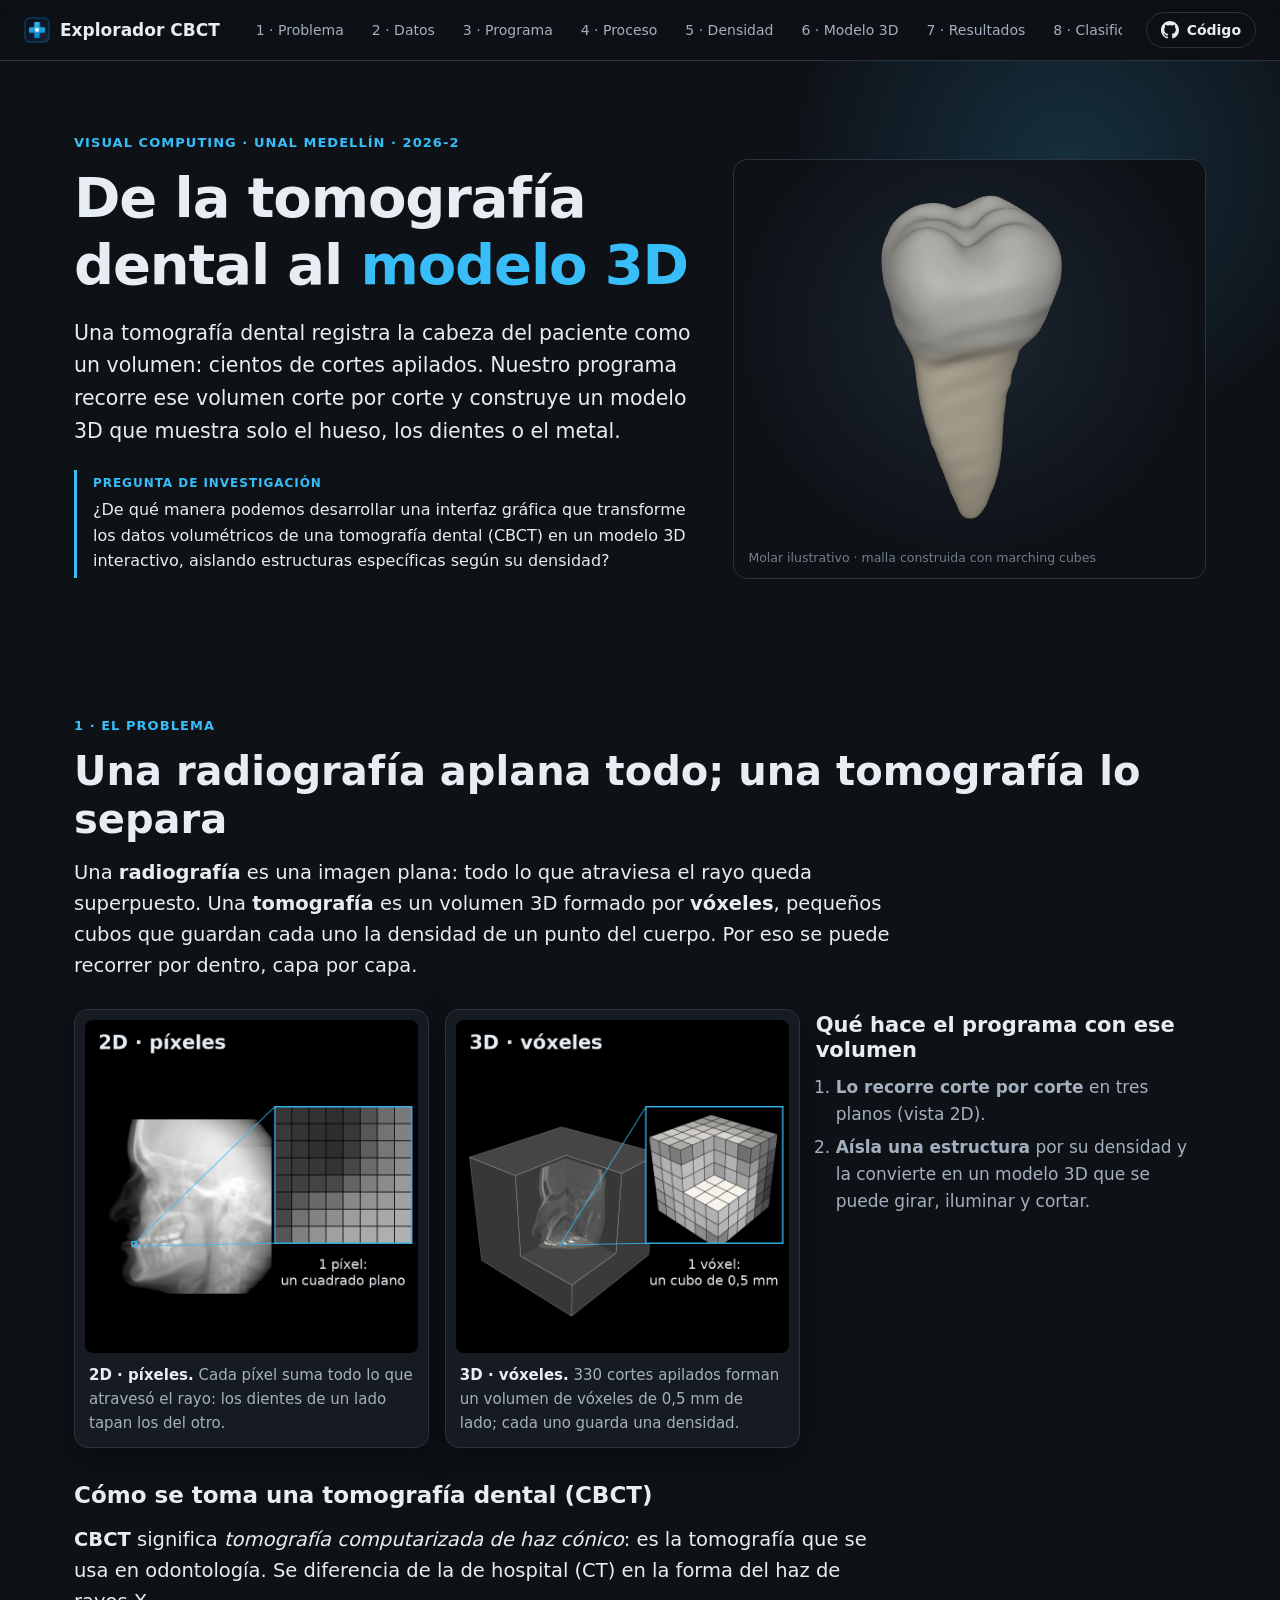
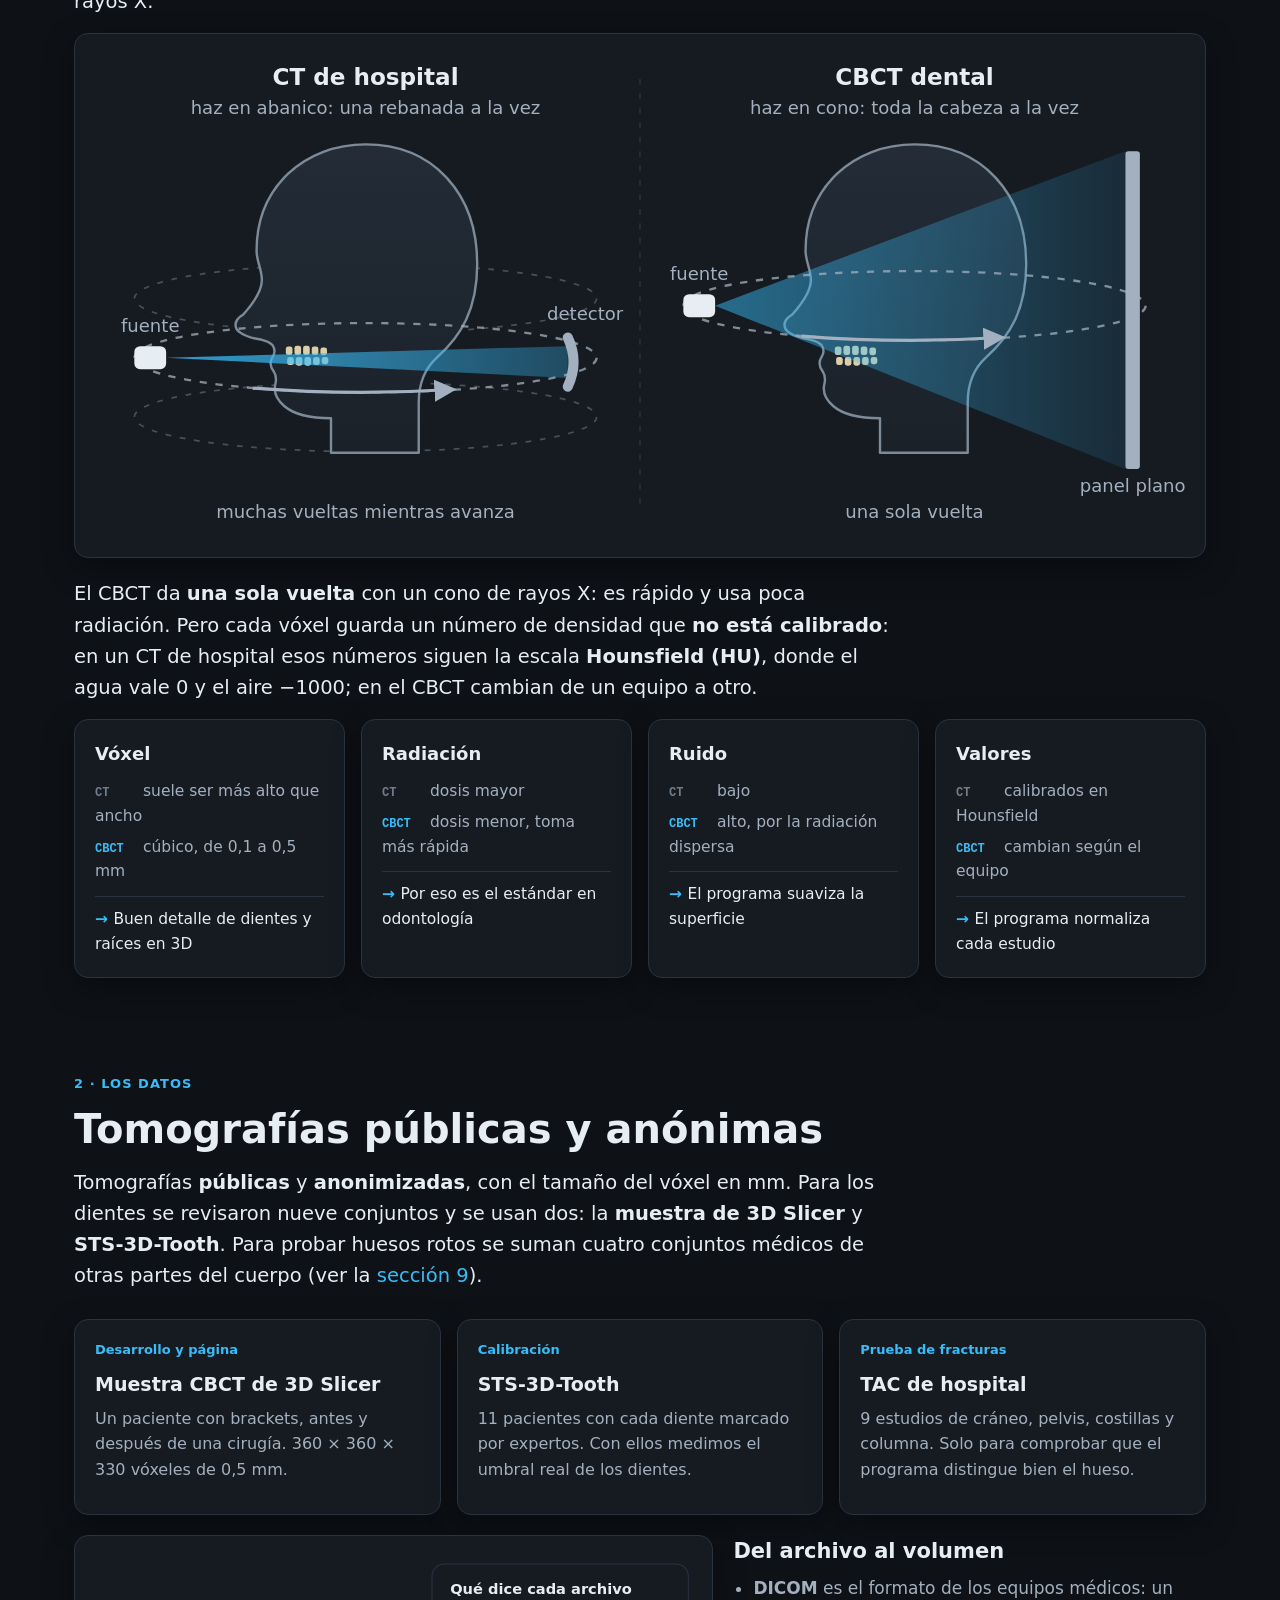
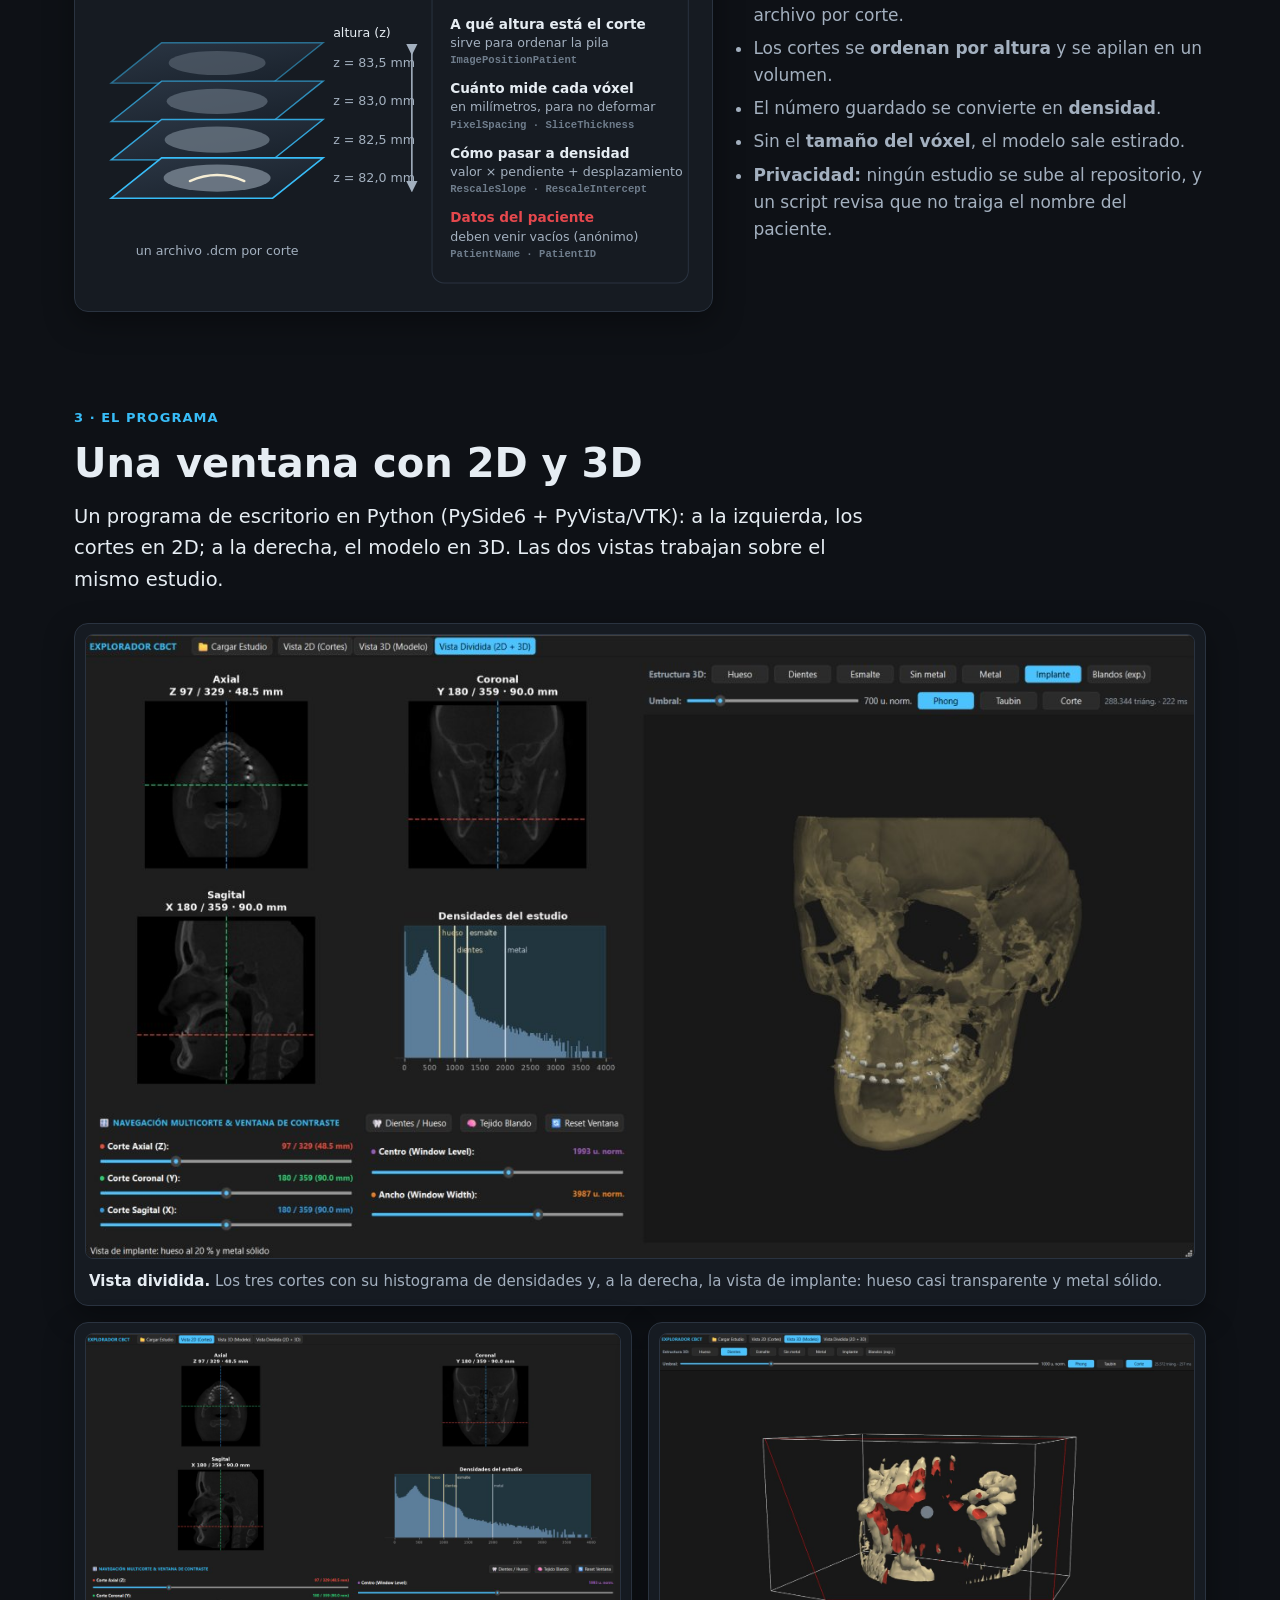
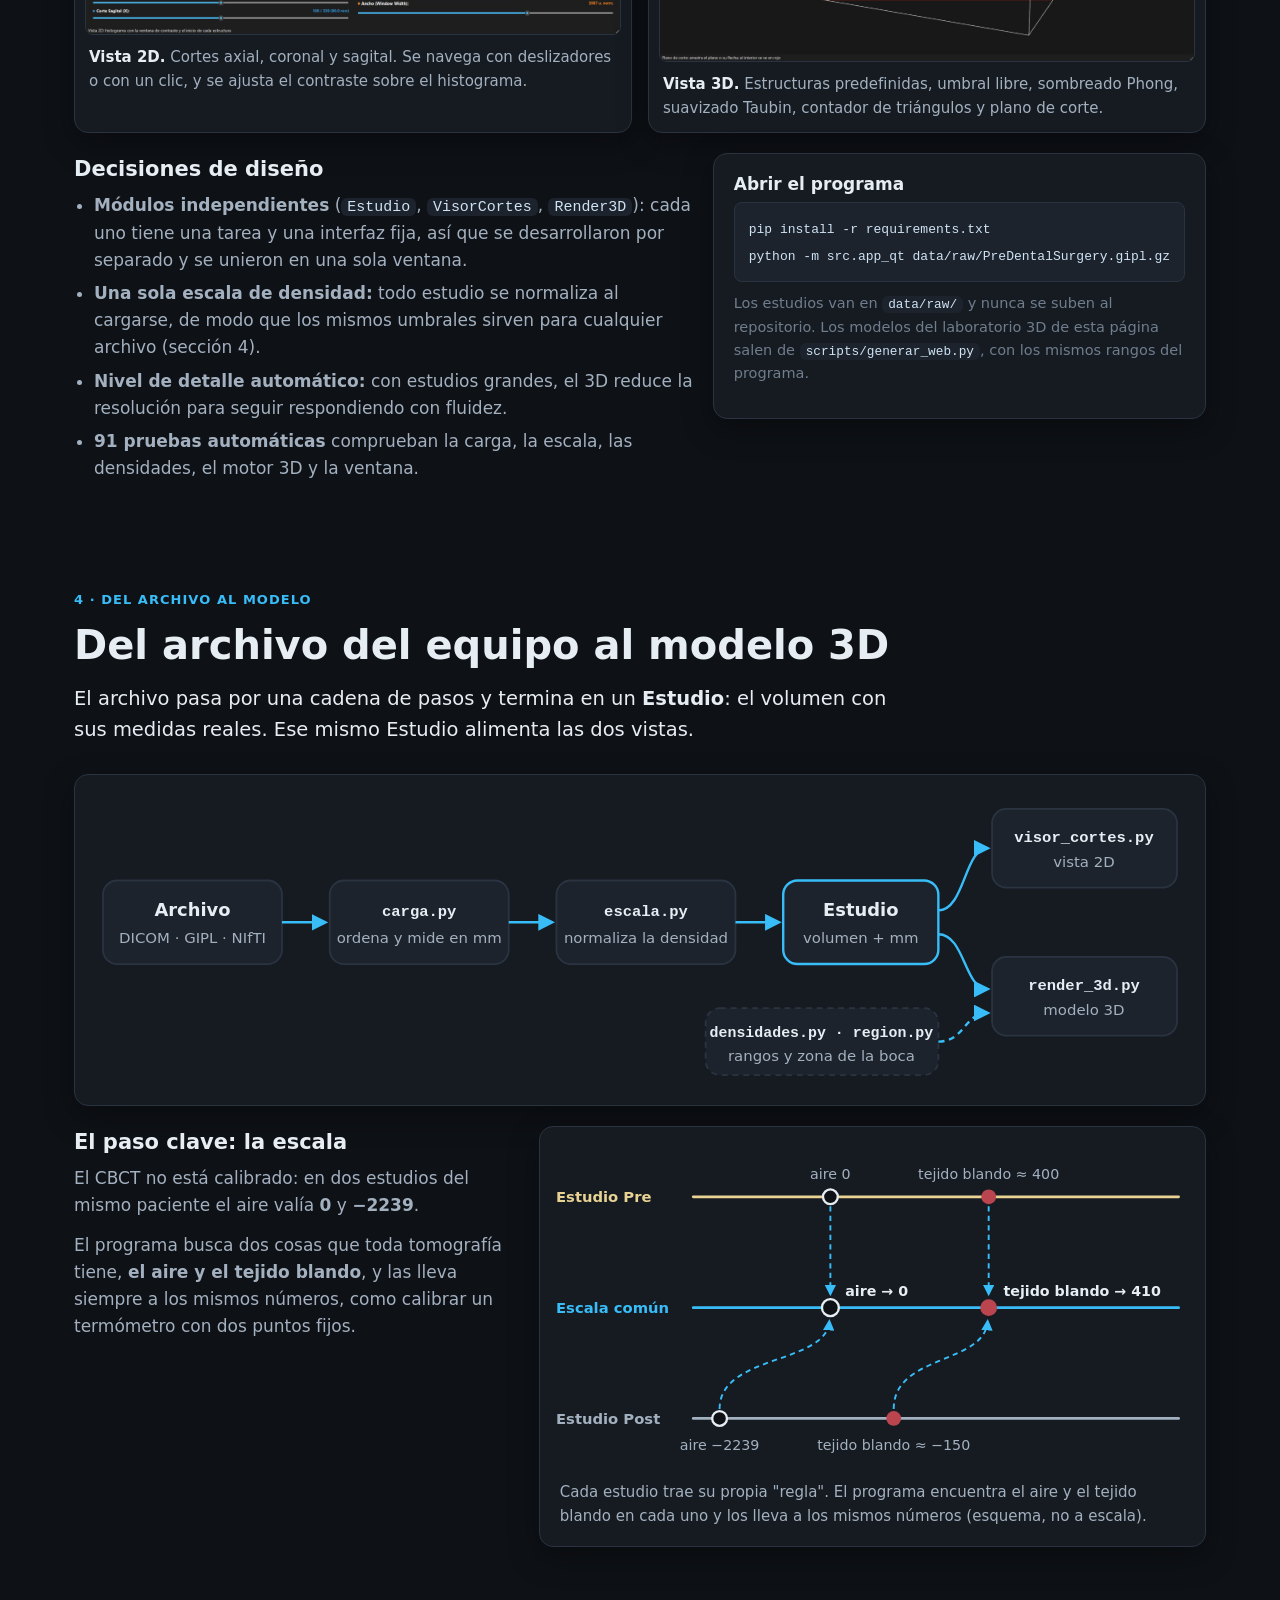
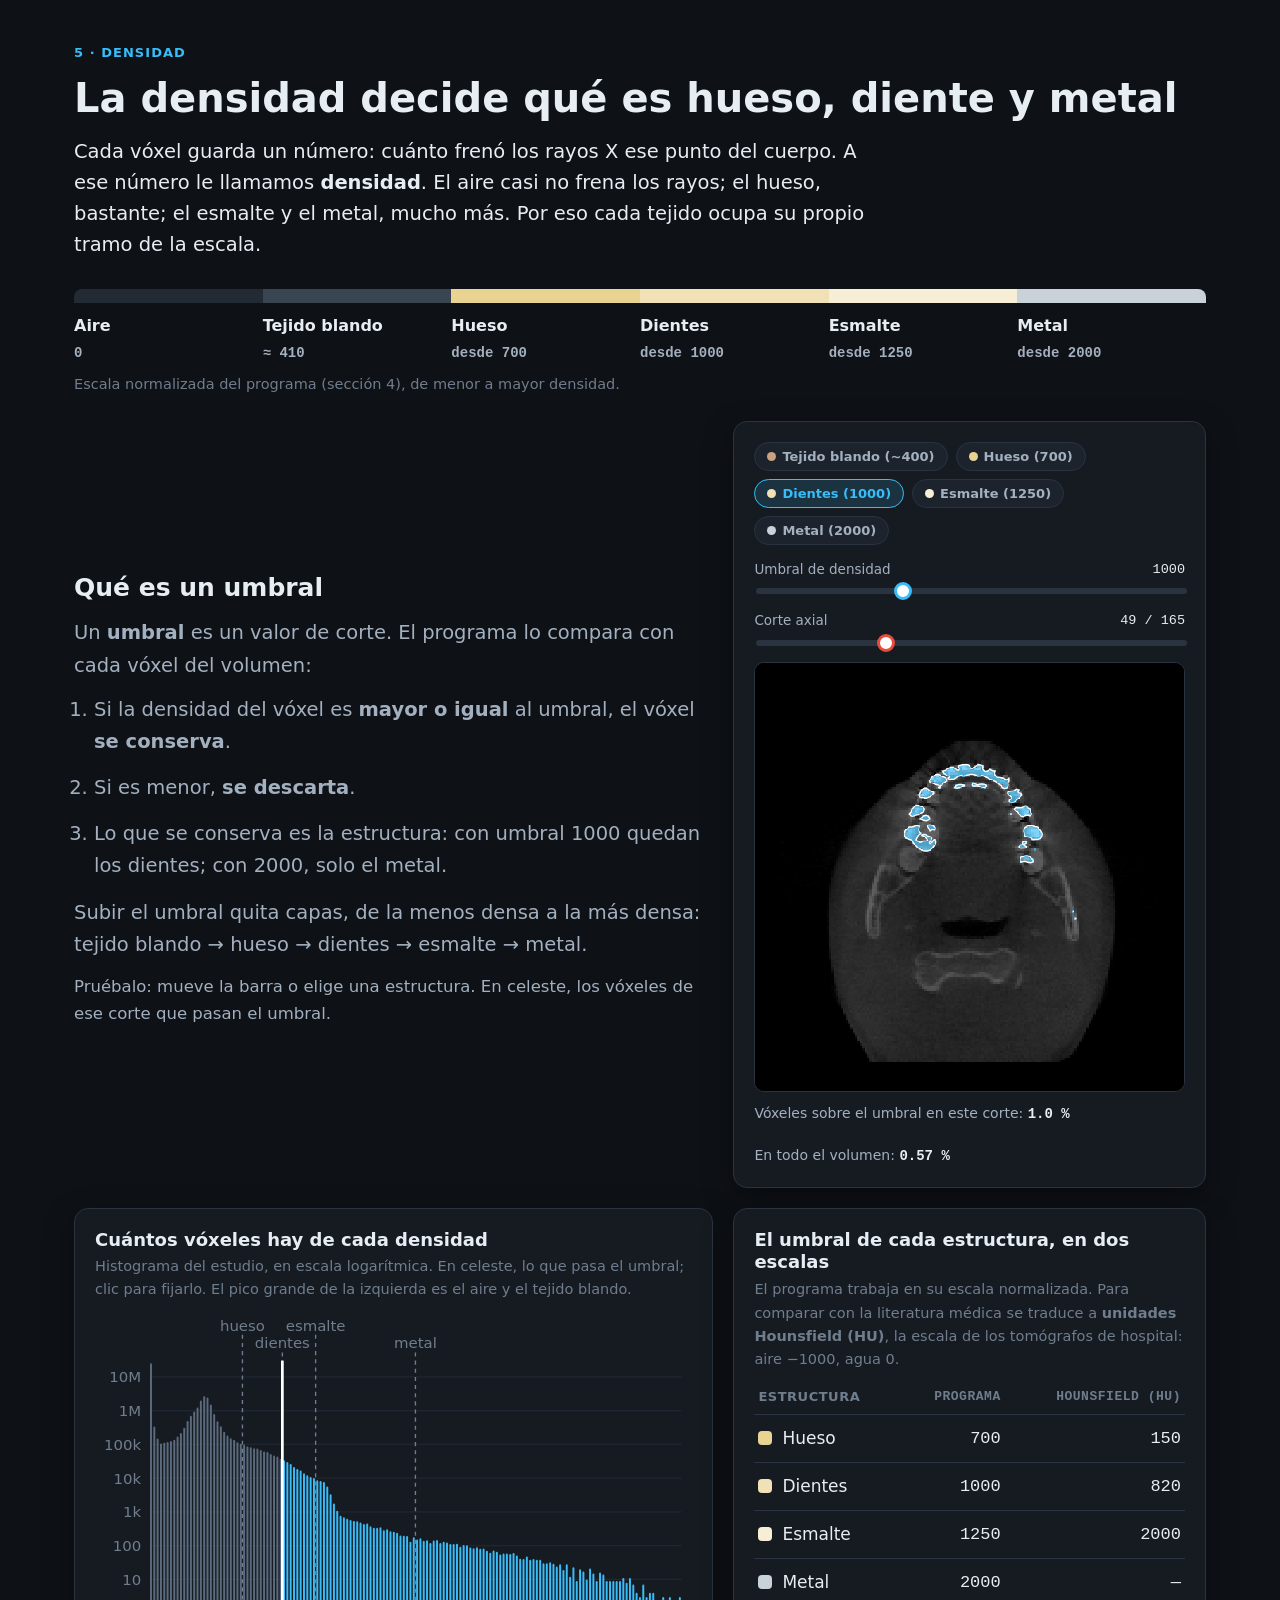
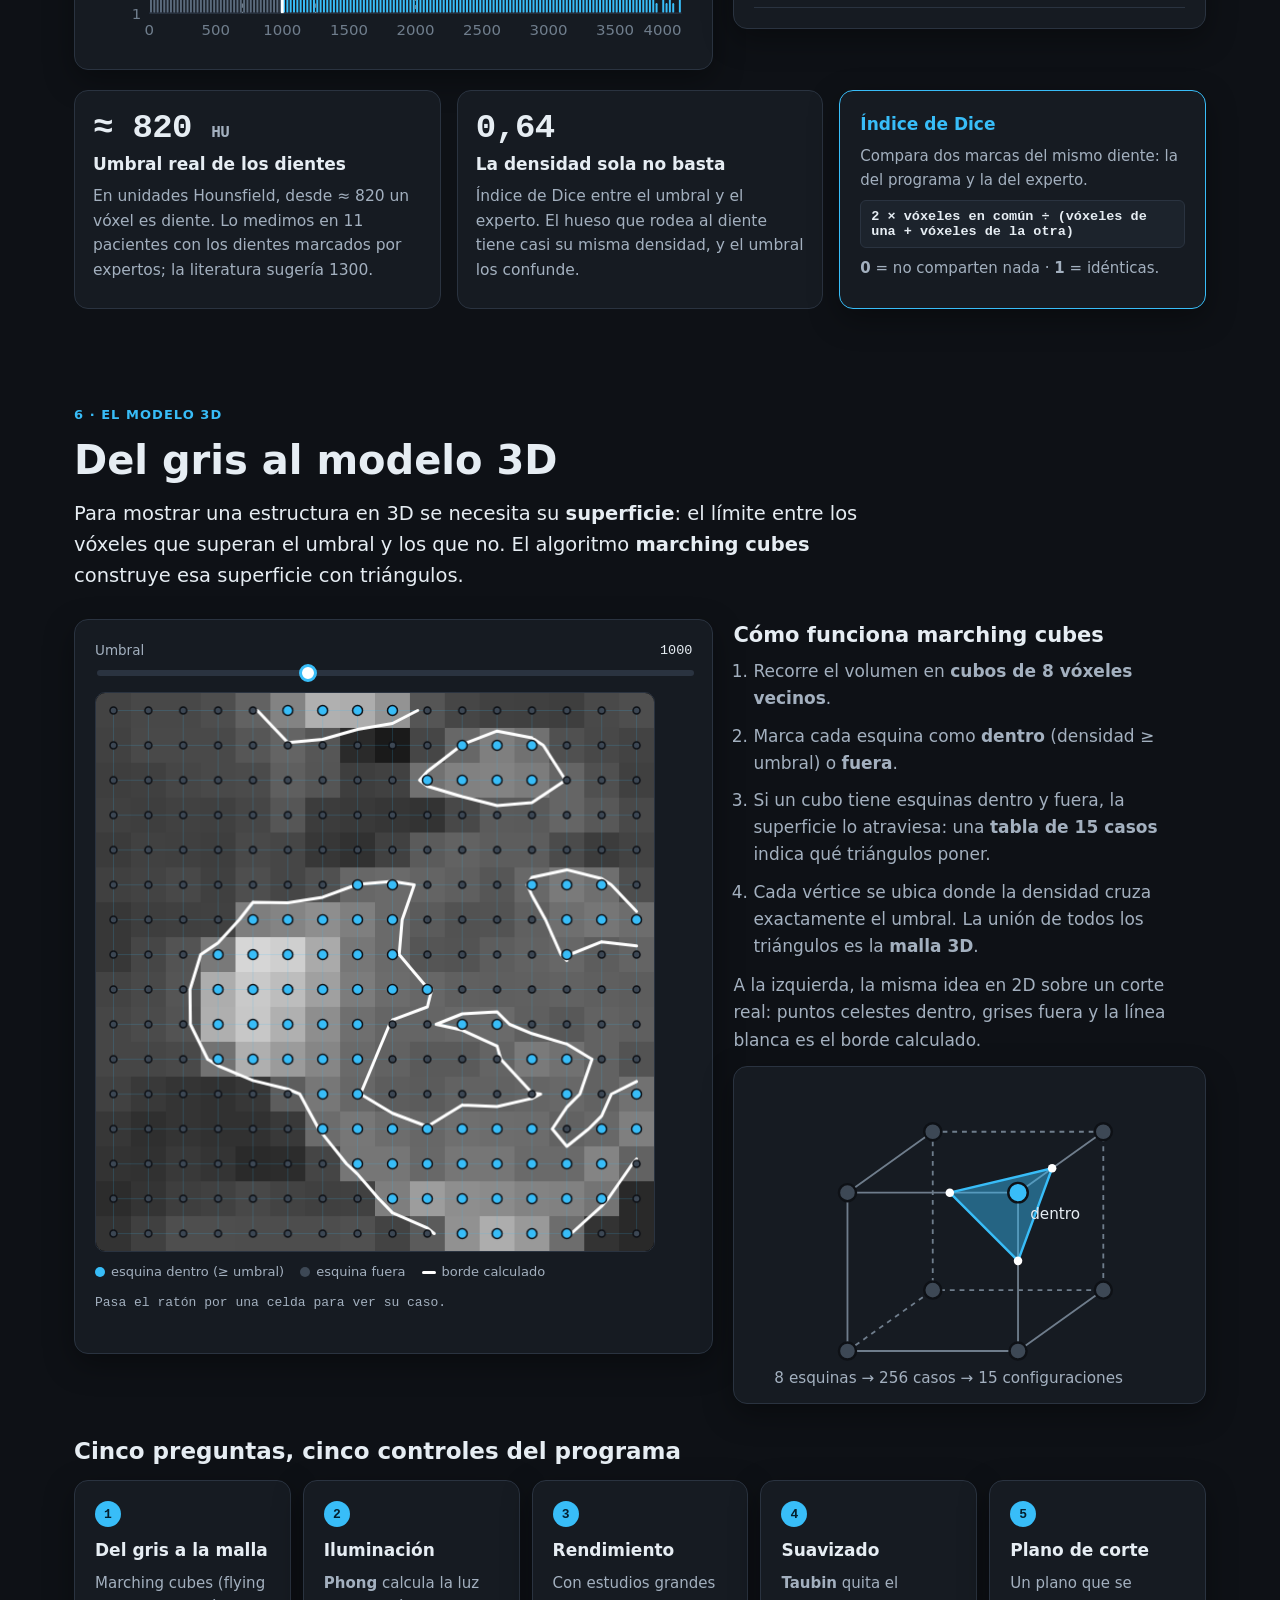
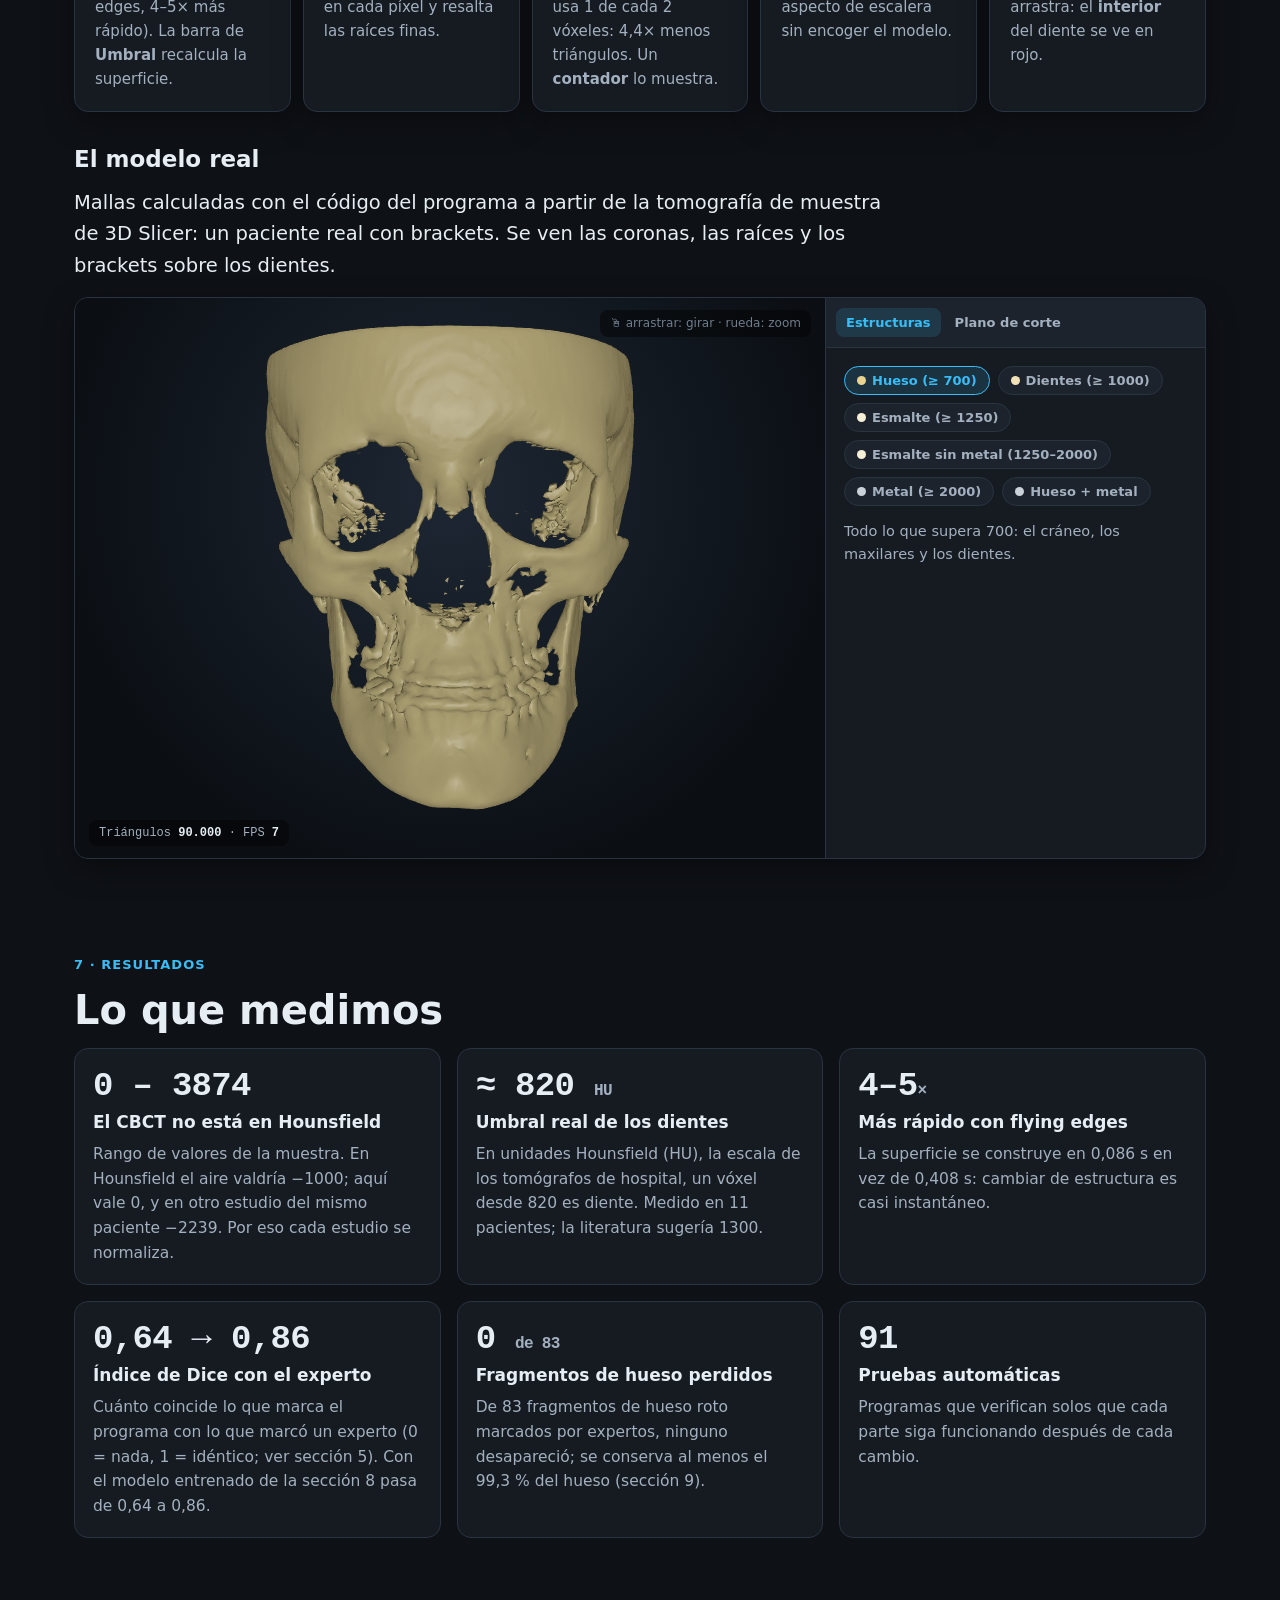
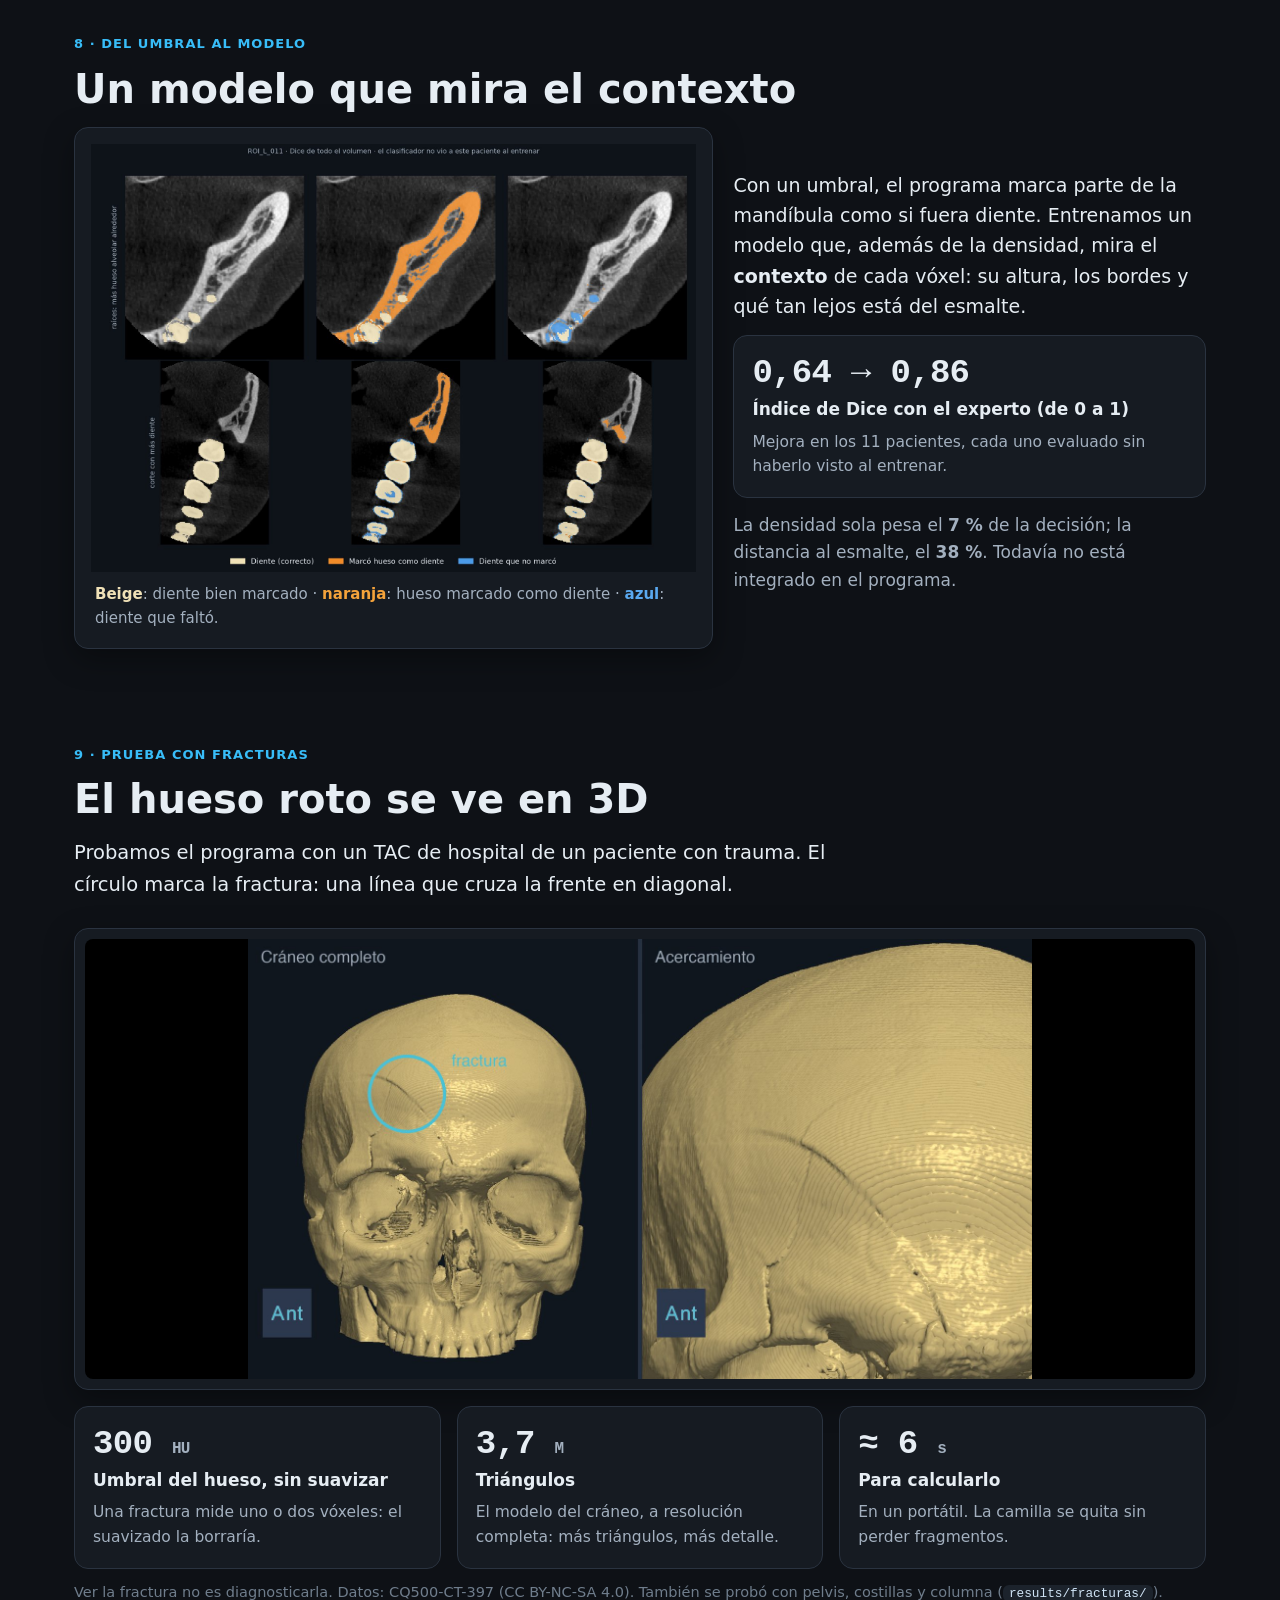
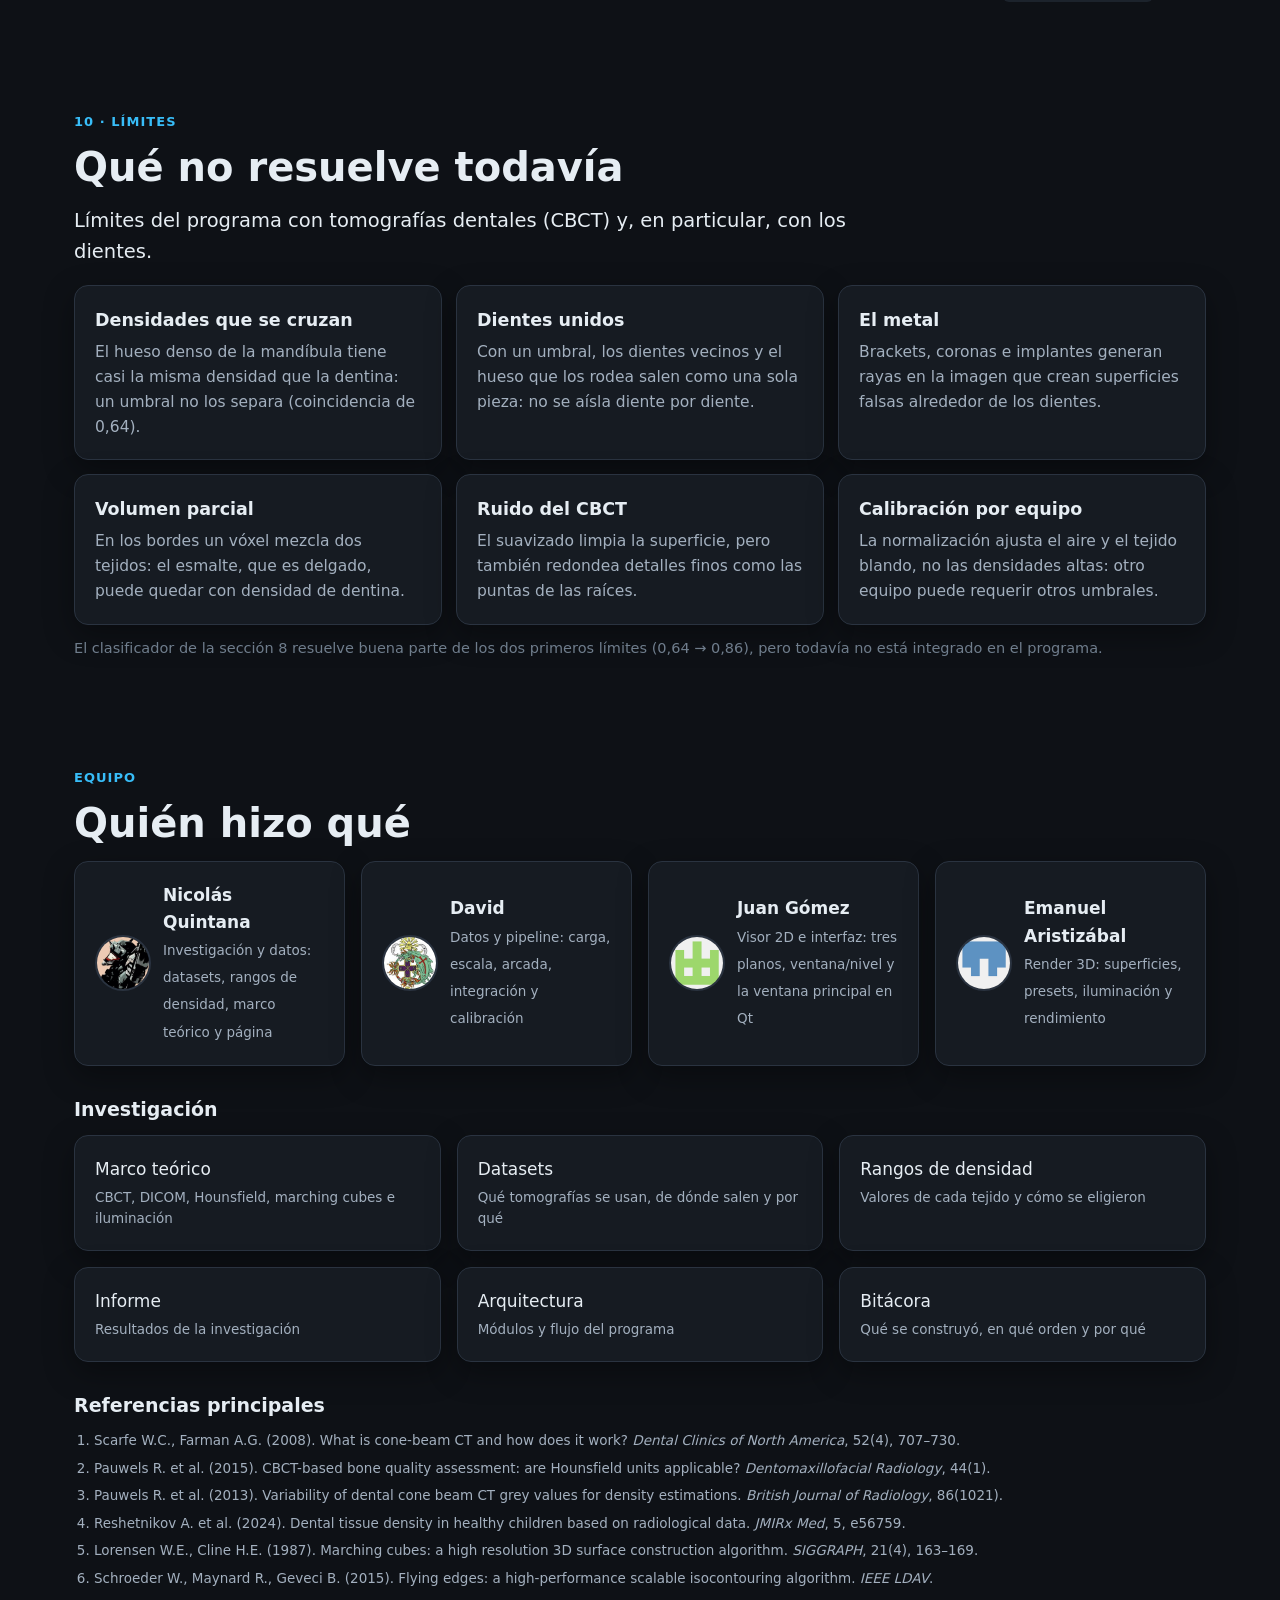
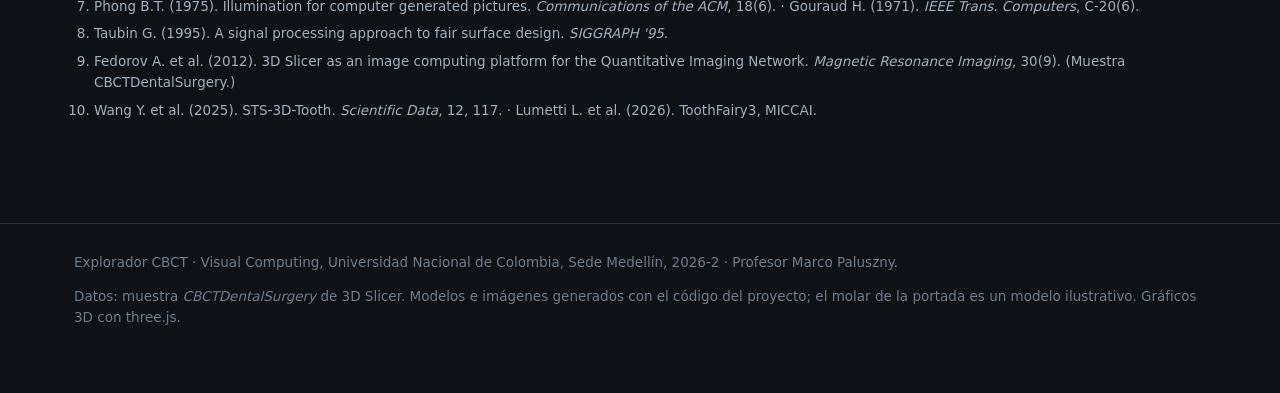
<file: web/index.html>
<!doctype html>
<html lang="es">
<head>
<meta charset="utf-8">
<meta name="viewport" content="width=device-width, initial-scale=1">
<title>Explorador CBCT — de la tomografía al modelo 3D</title>
<meta name="description" content="Proyecto de Visual Computing (UNAL Medellín): cómo una tomografía dental CBCT se convierte en un modelo 3D interactivo que aísla estructuras por densidad.">
<link rel="icon" href="img/icono.png">
<link rel="stylesheet" href="estilos.css">
<script type="importmap">
{ "imports": { "three": "./vendor/three/three.module.js" } }
</script>
</head>
<body>

<nav class="nav" aria-label="Secciones">
  <a class="marca" href="#inicio"><img src="img/icono.png" alt=""><span>Explorador CBCT</span></a>
  <ul>
    <li><a href="#problema">1 · Problema</a></li>
    <li><a href="#datos">2 · Datos</a></li>
    <li><a href="#programa">3 · Programa</a></li>
    <li><a href="#pipeline">4 · Proceso</a></li>
    <li><a href="#densidad">5 · Densidad</a></li>
    <li><a href="#modelo">6 · Modelo 3D</a></li>
    <li><a href="#hallazgos">7 · Resultados</a></li>
    <li><a href="#clasificador">8 · Clasificador</a></li>
    <li><a href="#fracturas">9 · Fractura</a></li>
    <li><a href="#limites">10 · Límites</a></li>
    <li><a href="#equipo">Equipo</a></li>
  </ul>
  <a class="github" href="https://github.com/69kingDavid69/radiografias-visual-computing" aria-label="Repositorio en GitHub">
    <svg viewBox="0 0 16 16" width="18" height="18" aria-hidden="true"><path fill="currentColor" d="M8 0C3.58 0 0 3.58 0 8c0 3.54 2.29 6.53 5.47 7.59.4.07.55-.17.55-.38 0-.19-.01-.82-.01-1.49-2.01.37-2.53-.49-2.69-.94-.09-.23-.48-.94-.82-1.13-.28-.15-.68-.52-.01-.53.63-.01 1.08.58 1.23.82.72 1.21 1.87.87 2.33.66.07-.52.28-.87.51-1.07-1.78-.2-3.64-.89-3.64-3.95 0-.87.31-1.59.82-2.15-.08-.2-.36-1.02.08-2.12 0 0 .67-.21 2.2.82.64-.18 1.32-.27 2-.27.68 0 1.36.09 2 .27 1.53-1.04 2.2-.82 2.2-.82.44 1.1.16 1.92.08 2.12.51.56.82 1.27.82 2.15 0 3.07-1.87 3.75-3.65 3.95.29.25.54.73.54 1.48 0 1.07-.01 1.93-.01 2.2 0 .21.15.46.55.38A8.013 8.013 0 0016 8c0-4.42-3.58-8-8-8z"/></svg>
    <span>Código</span>
  </a>
</nav>

<header class="portada" id="inicio">
  <div class="contenedor rejilla-2">
    <div>
      <div class="eyebrow">Visual Computing · UNAL Medellín · 2026-2</div>
      <h1>De la tomografía dental al <span>modelo 3D</span></h1>
      <p class="lead">Una tomografía dental registra la cabeza del paciente como un volumen: cientos de cortes apilados.
        Nuestro programa recorre ese volumen corte por corte y construye un modelo 3D que muestra solo el hueso,
        los dientes o el metal.</p>
      <blockquote class="cita-pregunta">
        <small>Pregunta de investigación</small>
        ¿De qué manera podemos desarrollar una interfaz gráfica que transforme los datos volumétricos de una
        tomografía dental (CBCT) en un modelo 3D interactivo, aislando estructuras específicas según su densidad?
      </blockquote>
    </div>
    <div class="visor-portada" id="visor-portada" aria-label="Molar ilustrativo en 3D, construido con marching cubes">
      <div class="cargando" id="cargando-portada">Cargando modelo…</div>
      <span class="nota-portada">Molar ilustrativo · malla construida con marching cubes</span>
    </div>
  </div>
</header>

<main>

<!-- ============ 1. EL PROBLEMA ============ -->
<section id="problema">
  <div class="contenedor">
    <div class="eyebrow">1 · El problema</div>
    <h2 class="titulo-seccion">Una radiografía aplana todo; una tomografía lo separa</h2>
    <p class="intro">Una <b>radiografía</b> es una imagen plana: todo lo que atraviesa el rayo queda superpuesto. Una
      <b>tomografía</b> es un volumen 3D formado por <b>vóxeles</b>, pequeños cubos que guardan cada uno la densidad de un
      punto del cuerpo. Por eso se puede recorrer por dentro, capa por capa.</p>
    <div class="comparacion">
      <figure class="tarjeta figura">
        <img src="img/radiografia_pixeles.png" alt="Radiografía lateral simulada con una ampliación de los dientes donde se ve la cuadrícula de píxeles" width="720" height="720">
        <figcaption><b>2D · píxeles.</b> Cada píxel suma todo lo que atravesó el rayo: los dientes de un lado tapan los del otro.</figcaption>
      </figure>
      <figure class="tarjeta figura">
        <img src="img/tomografia_voxeles.png" alt="La tomografía como un cubo sólido con una esquina cortada: por dentro se ven los cortes sagital, coronal y axial, y una ampliación de un diente muestra los vóxeles como vóxeles" width="720" height="720">
        <figcaption><b>3D · vóxeles.</b> 330 cortes apilados forman un volumen de vóxeles de 0,5 mm de lado; cada uno guarda una densidad.</figcaption>
      </figure>
      <div class="explicacion">
        <h3>Qué hace el programa con ese volumen</h3>
        <ol>
          <li><b>Lo recorre corte por corte</b> en tres planos (vista 2D).</li>
          <li><b>Aísla una estructura</b> por su densidad y la convierte en un modelo 3D que se puede girar, iluminar y cortar.</li>
        </ol>
      </div>
    </div>
    <h3 class="subtitulo">Cómo se toma una tomografía dental (CBCT)</h3>
    <p class="intro" style="margin-bottom:16px"><b>CBCT</b> significa <i>tomografía computarizada de haz cónico</i>: es la
      tomografía que se usa en odontología. Se diferencia de la de hospital (CT) en la forma del haz de rayos X.</p>
    <figure class="tarjeta ilustracion">
      <svg viewBox="0 0 760 340" role="img" aria-label="CT de hospital: la fuente gira muchas veces alrededor de la cabeza con un haz delgado en abanico. CBCT dental: una sola vuelta con un haz en cono que cubre toda la cabeza y un panel plano">
        <defs>
          <linearGradient id="haz-ct" x1="0" x2="1"><stop offset="0" stop-color="#38bdf8" stop-opacity=".8"/><stop offset="1" stop-color="#38bdf8" stop-opacity=".3"/></linearGradient>
          <linearGradient id="haz-cbct" x1="0" x2="1"><stop offset="0" stop-color="#38bdf8" stop-opacity=".5"/><stop offset="1" stop-color="#38bdf8" stop-opacity=".1"/></linearGradient>
          <marker id="giro" viewBox="0 0 10 10" refX="8" refY="5" markerWidth="7" markerHeight="7" orient="auto-start-reverse"><path d="M0 0 L10 5 L0 10 z" fill="#a3b0bf"/></marker>
          <g id="cabeza">
            <g transform="scale(0.92)">
              <path d="M112 8 C 162 8 196 44 196 98 C 196 132 184 152 166 168 C 156 177 152 188 152 202 L 152 240 L 86 240 L 86 214 C 70 214 58 211 51 205 C 45 200 43 194 44 189 C 45 185 45 182 43 179 C 40 175 40 171 42 168 C 44 165 44 162 42 159 C 40 157 38 156 34 155 C 26 154 18 151 15 147 C 13 143 15 139 20 136 C 28 127 34 118 34 110 C 34 102 30 96 30 88 C 30 40 66 8 112 8 Z" fill="url(#piel)" stroke="#7d8b99" stroke-width="1.8" stroke-linejoin="round"/>
              <g fill="#f0e1b7" opacity=".9">
                <rect x="52" y="160" width="5" height="6.5" rx="1.8"/><rect x="58.5" y="159.5" width="5" height="7" rx="1.8"/><rect x="65" y="159.5" width="5" height="7" rx="1.8"/><rect x="71.5" y="160" width="5" height="6.5" rx="1.8"/><rect x="78" y="160.8" width="5" height="5.8" rx="1.8"/>
                <rect x="53" y="168" width="5" height="6" rx="1.8"/><rect x="59.5" y="168" width="5" height="6.5" rx="1.8"/><rect x="66" y="168" width="5" height="6.5" rx="1.8"/><rect x="72.5" y="168" width="5" height="6" rx="1.8"/><rect x="79" y="168" width="5" height="5.4" rx="1.8"/>
              </g>
            </g>
          </g>
          <linearGradient id="piel" x1="0" y1="0" x2="0" y2="1"><stop offset="0" stop-color="#232c37"/><stop offset="1" stop-color="#1a2129"/></linearGradient>
        </defs>
        <text x="190" y="24" text-anchor="middle" class="svg-titulo">CT de hospital</text>
        <text x="190" y="44" text-anchor="middle" class="svg-chico">haz en abanico: una rebanada a la vez</text>
        <ellipse cx="190" cy="172" rx="160" ry="24" fill="none" stroke="#a3b0bf" stroke-width="1.2" stroke-dasharray="4 6" opacity=".35"/>
        <ellipse cx="190" cy="254" rx="160" ry="24" fill="none" stroke="#a3b0bf" stroke-width="1.2" stroke-dasharray="4 6" opacity=".35"/>
        <use href="#cabeza" x="87" y="58"/>
        <polygon points="52,213 330,205 330,227" fill="url(#haz-ct)"/>
        <ellipse cx="190" cy="213" rx="160" ry="24" fill="none" stroke="#a3b0bf" stroke-width="1.6" stroke-dasharray="5 6" opacity=".75"/>
        <path d="M 112 234 A 160 24 0 0 0 250 235" fill="none" stroke="#a3b0bf" stroke-width="2.2" marker-end="url(#giro)"/>
        <rect x="30" y="205" width="22" height="16" rx="4" fill="#e6edf3"/>
        <path d="M330 199 q 8 17 0 34" fill="none" stroke="#a3b0bf" stroke-width="7" stroke-linecap="round"/>
        <text x="41" y="195" text-anchor="middle" class="svg-chico">fuente</text>
        <text x="342" y="187" text-anchor="middle" class="svg-chico">detector</text>
        <text x="190" y="324" text-anchor="middle" class="svg-chico">muchas vueltas mientras avanza</text>
        <line x1="380" y1="20" x2="380" y2="320" stroke="#2a3340" stroke-dasharray="4 6"/>
        <text x="570" y="24" text-anchor="middle" class="svg-titulo">CBCT dental</text>
        <text x="570" y="44" text-anchor="middle" class="svg-chico">haz en cono: toda la cabeza a la vez</text>
        <use href="#cabeza" x="467" y="58"/>
        <polygon points="432,177 716,70 716,290" fill="url(#haz-cbct)"/>
        <ellipse cx="570" cy="177" rx="160" ry="24" fill="none" stroke="#a3b0bf" stroke-width="1.6" stroke-dasharray="5 6" opacity=".75"/>
        <path d="M 492 198 A 160 24 0 0 0 630 199" fill="none" stroke="#a3b0bf" stroke-width="2.2" marker-end="url(#giro)"/>
        <rect x="410" y="169" width="22" height="16" rx="4" fill="#e6edf3"/>
        <rect x="716" y="70" width="10" height="220" rx="2" fill="#a3b0bf"/>
        <text x="421" y="159" text-anchor="middle" class="svg-chico">fuente</text>
        <text x="721" y="306" text-anchor="middle" class="svg-chico">panel plano</text>
        <text x="570" y="324" text-anchor="middle" class="svg-chico">una sola vuelta</text>
      </svg>
    </figure>
    <p class="intro" style="margin:12px 0 0">El CBCT da <b>una sola vuelta</b> con un cono de rayos X: es rápido y usa poca
      radiación. Pero cada vóxel guarda un número de densidad que <b>no está calibrado</b>: en un CT de hospital esos
      números siguen la escala <b>Hounsfield (HU)</b>, donde el agua vale 0 y el aire −1000; en el CBCT cambian de un
      equipo a otro.</p>
    <div class="rejilla-4 cbct-datos">
      <div class="tarjeta"><h4>Vóxel</h4><p><span class="et">CT</span>suele ser más alto que ancho</p><p><span class="et cbct">CBCT</span>cúbico, de 0,1 a 0,5 mm</p><p class="implica">Buen detalle de dientes y raíces en 3D</p></div>
      <div class="tarjeta"><h4>Radiación</h4><p><span class="et">CT</span>dosis mayor</p><p><span class="et cbct">CBCT</span>dosis menor, toma más rápida</p><p class="implica">Por eso es el estándar en odontología</p></div>
      <div class="tarjeta"><h4>Ruido</h4><p><span class="et">CT</span>bajo</p><p><span class="et cbct">CBCT</span>alto, por la radiación dispersa</p><p class="implica">El programa suaviza la superficie</p></div>
      <div class="tarjeta"><h4>Valores</h4><p><span class="et">CT</span>calibrados en Hounsfield</p><p><span class="et cbct">CBCT</span>cambian según el equipo</p><p class="implica">El programa normaliza cada estudio</p></div>
    </div>
  </div>
</section>

<!-- ============ 2. DATOS ============ -->
<section id="datos">
  <div class="contenedor">
    <div class="eyebrow">2 · Los datos</div>
    <h2 class="titulo-seccion">Tomografías públicas y anónimas</h2>
    <p class="intro">Tomografías <b>públicas</b> y <b>anonimizadas</b>, con el tamaño del vóxel en mm.
      Para los dientes se revisaron nueve conjuntos y se usan dos: la <b>muestra de 3D Slicer</b> y <b>STS-3D-Tooth</b>.
      Para probar huesos rotos se suman cuatro conjuntos médicos de otras partes del cuerpo (ver la
      <a href="#fracturas">sección 9</a>).</p>
    <div class="rejilla-3">
      <div class="tarjeta dataset"><div class="uso">Desarrollo y página</div><h4>Muestra CBCT de 3D Slicer</h4><p>Un paciente con brackets, antes y después de una cirugía. 360 × 360 × 330 vóxeles de 0,5 mm.</p></div>
      <div class="tarjeta dataset"><div class="uso">Calibración</div><h4>STS-3D-Tooth</h4><p>11 pacientes con cada diente marcado por expertos. Con ellos medimos el umbral real de los dientes.</p></div>
      <div class="tarjeta dataset"><div class="uso">Prueba de fracturas</div><h4>TAC de hospital</h4><p>9 estudios de cráneo, pelvis, costillas y columna. Solo para comprobar que el programa distingue bien el hueso.</p></div>
    </div>
    <div class="rejilla-2" style="margin-top:20px">
      <figure class="tarjeta ilustracion" style="margin:0">
        <svg viewBox="0 0 600 340" role="img" aria-label="Una serie DICOM: un archivo por corte. La cabecera de cada archivo dice a qué altura está el corte, cuánto mide cada vóxel, cómo pasar el valor guardado a densidad, y debe venir sin datos del paciente">
          <defs>
            <linearGradient id="placa" x1="0" y1="0" x2="1" y2="1"><stop offset="0" stop-color="#2b3644"/><stop offset="1" stop-color="#18202a"/></linearGradient>
            <marker id="f4" viewBox="0 0 10 10" refX="8" refY="5" markerWidth="7" markerHeight="7" orient="auto"><path d="M0 0 L10 5 L0 10 z" fill="#a3b0bf"/></marker>
          </defs>
          <!-- pila de cortes, del de atrás al de adelante -->
          <g transform="translate(0,22)">
            <g transform="translate(0,34)"><polygon points="20,74 180,74 230,34 70,34" fill="url(#placa)" stroke="#38bdf8" stroke-opacity=".5" stroke-width="1.4"/><ellipse cx="125" cy="54" rx="48" ry="12" fill="#56616e" opacity=".7"/></g>
            <g transform="translate(0,72)"><polygon points="20,74 180,74 230,34 70,34" fill="url(#placa)" stroke="#38bdf8" stroke-opacity=".7" stroke-width="1.4"/><ellipse cx="125" cy="54" rx="50" ry="12.5" fill="#5f6b78" opacity=".75"/></g>
            <g transform="translate(0,110)"><polygon points="20,74 180,74 230,34 70,34" fill="url(#placa)" stroke="#38bdf8" stroke-opacity=".85" stroke-width="1.4"/><ellipse cx="125" cy="54" rx="52" ry="13" fill="#6a7683" opacity=".8"/></g>
            <g transform="translate(0,148)"><polygon points="20,74 180,74 230,34 70,34" fill="url(#placa)" stroke="#38bdf8" stroke-width="1.6"/><ellipse cx="125" cy="54" rx="53" ry="13.5" fill="#76828f" opacity=".85"/><path d="M98 57 q27 -12 54 0" fill="none" stroke="#f6eed5" stroke-width="2.4" stroke-linecap="round"/></g>
            <g class="svg-chico" text-anchor="start">
              <text x="240" y="92">z = 83,5 mm</text>
              <text x="240" y="130">z = 83,0 mm</text>
              <text x="240" y="168">z = 82,5 mm</text>
              <text x="240" y="206">z = 82,0 mm</text>
            </g>
            <line x1="318" y1="78" x2="318" y2="214" stroke="#a3b0bf" stroke-width="1.6" marker-end="url(#f4)" marker-start="url(#f4)"/>
            <text x="240" y="62" class="svg-chico" style="fill:#e6edf3">altura (z)</text>
          </g>
          <text x="125" y="300" text-anchor="middle" class="svg-chico">un archivo .dcm por corte</text>
          <!-- cabecera: primero qué significa, debajo el nombre técnico -->
          <g transform="translate(338,12)">
            <rect width="254" height="316" rx="12" fill="#161b22" stroke="#2a3340"/>
            <text x="18" y="30" class="svg-titulo" style="font-size:14.5px">Qué dice cada archivo</text>
            <text x="18" y="64" class="svg-titulo" style="font-size:13.5px">A qué altura está el corte</text>
            <text x="18" y="82" class="svg-chico">sirve para ordenar la pila</text>
            <text x="18" y="98" class="svg-mono" style="font-size:10.5px;fill:#6f7d8c">ImagePositionPatient</text>
            <text x="18" y="128" class="svg-titulo" style="font-size:13.5px">Cuánto mide cada vóxel</text>
            <text x="18" y="146" class="svg-chico">en milímetros, para no deformar</text>
            <text x="18" y="162" class="svg-mono" style="font-size:10.5px;fill:#6f7d8c">PixelSpacing · SliceThickness</text>
            <text x="18" y="192" class="svg-titulo" style="font-size:13.5px">Cómo pasar a densidad</text>
            <text x="18" y="210" class="svg-chico">valor × pendiente + desplazamiento</text>
            <text x="18" y="226" class="svg-mono" style="font-size:10.5px;fill:#6f7d8c">RescaleSlope · RescaleIntercept</text>
            <text x="18" y="256" class="svg-titulo" style="font-size:13.5px;fill:#e5484d">Datos del paciente</text>
            <text x="18" y="274" class="svg-chico">deben venir vacíos (anónimo)</text>
            <text x="18" y="290" class="svg-mono" style="font-size:10.5px;fill:#6f7d8c">PatientName · PatientID</text>
          </g>
        </svg>
      </figure>
      <div class="explicacion">
        <h3>Del archivo al volumen</h3>
        <ul>
          <li><b>DICOM</b> es el formato de los equipos médicos: un archivo por corte.</li>
          <li>Los cortes se <b>ordenan por altura</b> y se apilan en un volumen.</li>
          <li>El número guardado se convierte en <b>densidad</b>.</li>
          <li>Sin el <b>tamaño del vóxel</b>, el modelo sale estirado.</li>
          <li><b>Privacidad:</b> ningún estudio se sube al repositorio, y un script revisa que no traiga el nombre del paciente.</li>
        </ul>
      </div>
    </div>
  </div>
</section>

<!-- ============ 3. EL PROGRAMA ============ -->
<section id="programa">
  <div class="contenedor">
    <div class="eyebrow">3 · El programa</div>
    <h2 class="titulo-seccion">Una ventana con 2D y 3D</h2>
    <p class="intro">Un programa de escritorio en Python (PySide6 + PyVista/VTK): a la izquierda, los cortes en 2D;
      a la derecha, el modelo en 3D. Las dos vistas trabajan sobre el mismo estudio.</p>
    <div class="galeria">
      <figure class="tarjeta">
        <img src="img/app_dividida.jpg" alt="Vista dividida del programa: tres cortes y el histograma de densidades a la izquierda, y el cráneo semitransparente con el metal a la derecha" loading="lazy" width="1280" height="720">
        <figcaption><b>Vista dividida.</b> Los tres cortes con su histograma de densidades y, a la derecha, la vista de implante: hueso casi transparente y metal sólido.</figcaption>
      </figure>
      <figure class="tarjeta">
        <img src="img/app_2d.jpg" alt="Vista 2D del programa con los tres cortes, el histograma de densidades y los controles de contraste" loading="lazy" width="1280" height="720">
        <figcaption><b>Vista 2D.</b> Cortes axial, coronal y sagital. Se navega con deslizadores o con un clic, y se ajusta el contraste sobre el histograma.</figcaption>
      </figure>
      <figure class="tarjeta">
        <img src="img/app_3d.jpg" alt="Vista 3D del programa: dientes cortados por un plano, con el interior en rojo, y los controles de umbral, Phong, Taubin y corte" loading="lazy" width="1280" height="783">
        <figcaption><b>Vista 3D.</b> Estructuras predefinidas, umbral libre, sombreado Phong, suavizado Taubin, contador de triángulos y plano de corte.</figcaption>
      </figure>
    </div>
    <div class="rejilla-2" style="margin-top:20px">
      <div class="explicacion">
        <h3>Decisiones de diseño</h3>
        <ul>
          <li><b>Módulos independientes</b> (<code>Estudio</code>, <code>VisorCortes</code>, <code>Render3D</code>): cada uno tiene una tarea y una interfaz fija, así que se desarrollaron por separado y se unieron en una sola ventana.</li>
          <li><b>Una sola escala de densidad:</b> todo estudio se normaliza al cargarse, de modo que los mismos umbrales sirven para cualquier archivo (sección 4).</li>
          <li><b>Nivel de detalle automático:</b> con estudios grandes, el 3D reduce la resolución para seguir respondiendo con fluidez.</li>
          <li><b>91 pruebas automáticas</b> comprueban la carga, la escala, las densidades, el motor 3D y la ventana.</li>
        </ul>
      </div>
      <div class="tarjeta">
        <h3 style="font-size:17px;margin-bottom:8px">Abrir el programa</h3>
        <pre class="comando"><code>pip install -r requirements.txt
python -m src.app_qt data/raw/PreDentalSurgery.gipl.gz</code></pre>
        <p class="nota" style="margin-top:10px">Los estudios van en <code>data/raw/</code> y nunca se suben al repositorio. Los modelos del laboratorio 3D de esta página salen de <code>scripts/generar_web.py</code>, con los mismos rangos del programa.</p>
      </div>
    </div>
  </div>
</section>

<!-- ============ 4. PIPELINE ============ -->
<section id="pipeline">
  <div class="contenedor">
    <div class="eyebrow">4 · Del archivo al modelo</div>
    <h2 class="titulo-seccion">Del archivo del equipo al modelo 3D</h2>
    <p class="intro">El archivo pasa por una cadena de pasos y termina en un <b>Estudio</b>: el volumen con sus medidas reales.
      Ese mismo Estudio alimenta las dos vistas.</p>
    <figure class="tarjeta ilustracion">
      <svg viewBox="0 0 920 250" role="img" aria-label="Flujo del programa: archivo, carga, escala y Estudio; de ahí el visor 2D y el render 3D, que usa los rangos de densidad y la arcada">
        <defs><marker id="f2" viewBox="0 0 10 10" refX="8" refY="5" markerWidth="7" markerHeight="7" orient="auto"><path d="M0 0 L10 5 L0 10 z" fill="#38bdf8"/></marker></defs>
        <g class="caja-flujo"><rect x="10" y="75" width="150" height="70" rx="12"/><text x="85" y="105" text-anchor="middle" class="svg-titulo" style="font-size:15px">Archivo</text><text x="85" y="127" text-anchor="middle" class="svg-chico">DICOM · GIPL · NIfTI</text></g>
        <g class="caja-flujo"><rect x="200" y="75" width="150" height="70" rx="12"/><text x="275" y="105" text-anchor="middle" class="svg-mono">carga.py</text><text x="275" y="127" text-anchor="middle" class="svg-chico">ordena y mide en mm</text></g>
        <g class="caja-flujo"><rect x="390" y="75" width="150" height="70" rx="12"/><text x="465" y="105" text-anchor="middle" class="svg-mono">escala.py</text><text x="465" y="127" text-anchor="middle" class="svg-chico">normaliza la densidad</text></g>
        <g class="caja-flujo destacada"><rect x="580" y="75" width="130" height="70" rx="12"/><text x="645" y="105" text-anchor="middle" class="svg-titulo" style="font-size:15px">Estudio</text><text x="645" y="127" text-anchor="middle" class="svg-chico">volumen + mm</text></g>
        <g class="caja-flujo"><rect x="755" y="15" width="155" height="66" rx="12"/><text x="832" y="43" text-anchor="middle" class="svg-mono">visor_cortes.py</text><text x="832" y="64" text-anchor="middle" class="svg-chico">vista 2D</text></g>
        <g class="caja-flujo"><rect x="755" y="139" width="155" height="66" rx="12"/><text x="832" y="167" text-anchor="middle" class="svg-mono">render_3d.py</text><text x="832" y="188" text-anchor="middle" class="svg-chico">modelo 3D</text></g>
        <g class="caja-flujo"><rect x="515" y="182" width="195" height="56" rx="12" style="stroke-dasharray:5 4"/><text x="612" y="206" text-anchor="middle" class="svg-mono" style="font-size:12.5px">densidades.py · region.py</text><text x="612" y="226" text-anchor="middle" class="svg-chico">rangos y zona de la boca</text></g>
        <g stroke="#38bdf8" stroke-width="2" fill="none" marker-end="url(#f2)">
          <line x1="160" y1="110" x2="196" y2="110"/><line x1="350" y1="110" x2="386" y2="110"/><line x1="540" y1="110" x2="576" y2="110"/>
          <path d="M710 100 C 732 100, 732 48, 751 48"/><path d="M710 120 C 732 120, 732 166, 751 166"/>
          <path d="M710 210 C 732 210, 732 186, 751 186" stroke-dasharray="5 4"/>
        </g>
      </svg>
    </figure>
    <div class="rejilla-normalizacion" style="margin-top:20px">
      <div class="explicacion">
        <h3>El paso clave: la escala</h3>
        <p>El CBCT no está calibrado: en dos estudios del mismo paciente el aire valía <b>0</b> y <b>−2239</b>.</p>
        <p>El programa busca dos cosas que toda tomografía tiene, <b>el aire y el tejido blando</b>, y las lleva siempre
          a los mismos números, como calibrar un termómetro con dos puntos fijos.</p>
      </div>
      <figure class="tarjeta ilustracion" style="margin:0">
        <svg viewBox="0 0 600 310" role="img" aria-label="Tres reglas. Estudio Pre: aire 0, tejido blando cerca de 400. Estudio Post: aire −2239, tejido blando cerca de −150. Flechas llevan ambos a la escala común: aire 0 y tejido blando 410">
          <defs><marker id="f-norma" viewBox="0 0 10 10" refX="8" refY="5" markerWidth="6" markerHeight="6" orient="auto"><path d="M0 0 L10 5 L0 10 z" fill="#38bdf8"/></marker></defs>
          <g class="regla-norma">
            <text x="0" y="56" style="fill:#e8d393">Estudio Pre</text>
            <line x1="130" y1="51" x2="590" y2="51" stroke="#e8d393"/>
            <circle cx="260" cy="51" r="7" class="pt-aire"/><circle cx="410" cy="51" r="7" class="pt-blando"/>
            <text x="260" y="34" text-anchor="middle" class="et">aire 0</text>
            <text x="410" y="34" text-anchor="middle" class="et">tejido blando ≈ 400</text>

            <text x="0" y="161" style="fill:#38bdf8">Escala común</text>
            <line x1="130" y1="156" x2="590" y2="156" stroke="#38bdf8" stroke-width="3.5"/>

            <g stroke="#38bdf8" stroke-width="1.8" fill="none" stroke-dasharray="5 4" marker-end="url(#f-norma)">
              <path d="M260 60 L260 143"/><path d="M410 60 L410 143"/>
              <path d="M155 252 C 155 200, 256 210, 259 169"/><path d="M320 252 C 320 200, 406 210, 409 169"/>
            </g>
            <circle cx="260" cy="156" r="8" class="pt-aire"/><circle cx="410" cy="156" r="8" class="pt-blando"/>
            <text x="274" y="145" class="et fuerte">aire → 0</text>
            <text x="424" y="145" class="et fuerte">tejido blando → 410</text>

            <text x="0" y="266" style="fill:#a3b0bf">Estudio Post</text>
            <line x1="130" y1="261" x2="590" y2="261" stroke="#a3b0bf"/>
            <circle cx="155" cy="261" r="7" class="pt-aire"/><circle cx="320" cy="261" r="7" class="pt-blando"/>
            <text x="155" y="291" text-anchor="middle" class="et">aire −2239</text>
            <text x="320" y="291" text-anchor="middle" class="et">tejido blando ≈ −150</text>
          </g>
        </svg>
        <figcaption>Cada estudio trae su propia "regla". El programa encuentra el aire y el tejido blando en cada uno y los lleva a los mismos números (esquema, no a escala).</figcaption>
      </figure>
    </div>
  </div>
</section>

<!-- ============ 5. DENSIDAD ============ -->
<section id="densidad">
  <div class="contenedor">
    <div class="eyebrow">5 · Densidad</div>
    <h2 class="titulo-seccion">La densidad decide qué es hueso, diente y metal</h2>
    <p class="intro">Cada vóxel guarda un número: cuánto frenó los rayos X ese punto del cuerpo. A ese número le
      llamamos <b>densidad</b>. El aire casi no frena los rayos; el hueso, bastante; el esmalte y el metal, mucho más.
      Por eso cada tejido ocupa su propio tramo de la escala.</p>
    <div class="escala-tejidos" role="img" aria-label="Escala de densidad del programa, de menor a mayor: aire 0, tejido blando 410, hueso desde 700, dientes desde 1000, esmalte desde 1250 y metal desde 2000">
      <div style="--c:#222a33"><b>Aire</b><span>0</span></div>
      <div style="--c:#3a4552"><b>Tejido blando</b><span>≈ 410</span></div>
      <div style="--c:#e8d393"><b>Hueso</b><span>desde 700</span></div>
      <div style="--c:#f0e1b7"><b>Dientes</b><span>desde 1000</span></div>
      <div style="--c:#f6eed5"><b>Esmalte</b><span>desde 1250</span></div>
      <div style="--c:#c9d1d9"><b>Metal</b><span>desde 2000</span></div>
    </div>
    <p class="nota" style="margin:8px 0 24px">Escala normalizada del programa (sección 4), de menor a mayor densidad.</p>

    <div class="rejilla-2">
      <div class="explicacion">
        <h3>Qué es un umbral</h3>
        <p>Un <b>umbral</b> es un valor de corte. El programa lo compara con cada vóxel del volumen:</p>
        <ol class="pasos-ms">
          <li>Si la densidad del vóxel es <b>mayor o igual</b> al umbral, el vóxel <b>se conserva</b>.</li>
          <li>Si es menor, <b>se descarta</b>.</li>
          <li>Lo que se conserva es la estructura: con umbral 1000 quedan los dientes; con 2000, solo el metal.</li>
        </ol>
        <p>Subir el umbral quita capas, de la menos densa a la más densa:
          tejido blando → hueso → dientes → esmalte → metal.</p>
        <p class="nota">Pruébalo: mueve la barra o elige una estructura. En celeste, los vóxeles de ese corte que pasan el umbral.</p>
      </div>
      <div class="tarjeta">
        <div class="chips" role="group" aria-label="Presets de densidad" id="chips-umbral"></div>
        <div class="control"><label>Umbral de densidad <output id="out-umbral"></output></label><input type="range" id="umbral-barra" min="0" max="3000" step="10" value="1000"></div>
        <div class="control"><label>Corte axial <output id="out-corte-umbral"></output></label><input type="range" id="corte-umbral" style="--color-barra:var(--axial)"></div>
        <div class="lienzo-umbral"><canvas id="lienzo-umbral" width="180" height="180" aria-label="Corte axial con los vóxeles que pasan el umbral resaltados"></canvas></div>
        <div class="estadistica">
          <span>Vóxeles sobre el umbral en este corte: <b id="pct-corte">—</b></span>
          <span>En todo el volumen: <b id="pct-total">—</b></span>
        </div>
      </div>
    </div>

    <div class="rejilla-2" style="margin-top:20px">
      <div class="tarjeta histograma">
        <h3 style="font-size:18px;margin-bottom:4px">Cuántos vóxeles hay de cada densidad</h3>
        <p class="nota" style="margin-bottom:8px">Histograma del estudio, en escala logarítmica. En celeste, lo que pasa el umbral; clic para fijarlo. El pico grande de la izquierda es el aire y el tejido blando.</p>
        <div id="histograma"></div>
      </div>
      <div class="tarjeta">
        <h3 style="font-size:18px;margin-bottom:6px">El umbral de cada estructura, en dos escalas</h3>
        <p class="nota" style="margin-bottom:10px">El programa trabaja en su escala normalizada. Para comparar con la literatura médica se traduce a
          <b>unidades Hounsfield (HU)</b>, la escala de los tomógrafos de hospital: aire −1000, agua 0.</p>
        <table class="tabla-umbrales">
          <thead><tr><th>Estructura</th><th class="num">Programa</th><th class="num">Hounsfield (HU)</th></tr></thead>
          <tbody>
            <tr><td><i style="background:#e8d393"></i>Hueso</td><td class="num">700</td><td class="num">150</td></tr>
            <tr><td><i style="background:#f0e1b7"></i>Dientes</td><td class="num">1000</td><td class="num">820</td></tr>
            <tr><td><i style="background:#f6eed5"></i>Esmalte</td><td class="num">1250</td><td class="num">2000</td></tr>
            <tr><td><i style="background:#c9d1d9"></i>Metal</td><td class="num">2000</td><td class="num">—</td></tr>
          </tbody>
        </table>
      </div>
    </div>

    <div class="rejilla-3" style="margin-top:20px">
      <div class="cifra"><div class="valor">≈ 820 <small>HU</small></div><div class="que">Umbral real de los dientes</div><p>En unidades Hounsfield, desde ≈ 820 un vóxel es diente. Lo medimos en 11 pacientes con los dientes marcados por expertos; la literatura sugería 1300.</p></div>
      <div class="cifra"><div class="valor">0,64</div><div class="que">La densidad sola no basta</div><p>Índice de Dice entre el umbral y el experto. El hueso que rodea al diente tiene casi su misma densidad, y el umbral los confunde.</p></div>
      <div class="tarjeta definicion"><h4>Índice de Dice</h4><p>Compara dos marcas del mismo diente: la del programa y la del experto.</p>
        <p class="formula">2 × vóxeles en común ÷ (vóxeles de una + vóxeles de la otra)</p>
        <p><b>0</b> = no comparten nada · <b>1</b> = idénticas.</p></div>
    </div>
  </div>
</section>

<!-- ============ 6. EL MODELO 3D ============ -->
<section id="modelo">
  <div class="contenedor">
    <div class="eyebrow">6 · El modelo 3D</div>
    <h2 class="titulo-seccion">Del gris al modelo 3D</h2>
    <p class="intro">Para mostrar una estructura en 3D se necesita su <b>superficie</b>: el límite entre los vóxeles que
      superan el umbral y los que no. El algoritmo <b>marching cubes</b> construye esa superficie con triángulos.</p>

    <div class="rejilla-2">
      <div class="tarjeta ms">
        <div class="control"><label>Umbral <output id="out-umbral-ms"></output></label><input type="range" id="umbral-ms" min="200" max="2500" step="10" value="1000"></div>
        <canvas id="lienzo-ms" width="560" height="560" aria-label="Rejilla de vóxeles de un diente con el borde calculado por marching squares"></canvas>
        <div class="leyenda-ms">
          <span><i style="background:var(--acento)"></i>esquina dentro (≥ umbral)</span>
          <span><i style="background:#3d4855"></i>esquina fuera</span>
          <span><i style="background:#fff;border-radius:2px;height:3px;width:14px"></i>borde calculado</span>
        </div>
        <div class="caso" id="caso-ms">Pasa el ratón por una celda para ver su caso.</div>
      </div>
      <div class="explicacion">
        <h3>Cómo funciona marching cubes</h3>
        <ol class="pasos-ms">
          <li>Recorre el volumen en <b>cubos de 8 vóxeles vecinos</b>.</li>
          <li>Marca cada esquina como <b>dentro</b> (densidad ≥ umbral) o <b>fuera</b>.</li>
          <li>Si un cubo tiene esquinas dentro y fuera, la superficie lo atraviesa: una <b>tabla de 15 casos</b> indica qué triángulos poner.</li>
          <li>Cada vértice se ubica donde la densidad cruza exactamente el umbral. La unión de todos los triángulos es la <b>malla 3D</b>.</li>
        </ol>
        <p class="nota">A la izquierda, la misma idea en 2D sobre un corte real: puntos celestes dentro, grises fuera y la línea blanca es el borde calculado.</p>
        <figure class="tarjeta ilustracion" style="margin:8px 0 0">
          <svg viewBox="0 0 360 250" role="img" aria-label="Un cubo de 8 vóxeles con una esquina dentro del umbral: un triángulo corta esa esquina">
            <g stroke="#6f7d8c" stroke-width="1.5" fill="none">
              <polygon points="150,40 290,40 290,170 150,170" stroke-dasharray="4 4"/>
              <polygon points="80,90 220,90 220,220 80,220"/>
              <line x1="80" y1="90" x2="150" y2="40"/><line x1="220" y1="90" x2="290" y2="40"/>
              <line x1="220" y1="220" x2="290" y2="170"/><line x1="80" y1="220" x2="150" y2="170" stroke-dasharray="4 4"/>
            </g>
            <polygon points="164,90 220,146 248,70" fill="#38bdf8" fill-opacity=".45" stroke="#38bdf8" stroke-width="2"/>
            <g fill="#3d4855" stroke="#0e1116" stroke-width="2">
              <circle cx="80" cy="90" r="7"/><circle cx="80" cy="220" r="7"/><circle cx="220" cy="220" r="7"/>
              <circle cx="150" cy="40" r="7"/><circle cx="290" cy="40" r="7"/><circle cx="150" cy="170" r="7"/><circle cx="290" cy="170" r="7"/>
            </g>
            <circle cx="220" cy="90" r="8" fill="#38bdf8" stroke="#0e1116" stroke-width="2"/>
            <g fill="#fff"><circle cx="164" cy="90" r="3.5"/><circle cx="220" cy="146" r="3.5"/><circle cx="248" cy="70" r="3.5"/></g>
            <text x="230" y="112" class="svg-chico" style="fill:#e6edf3">dentro</text>
            <text x="20" y="246" class="svg-chico">8 esquinas → 256 casos → 15 configuraciones</text>
          </svg>
        </figure>
      </div>
    </div>

    <h3 class="subtitulo">Cinco preguntas, cinco controles del programa</h3>
    <div class="cinco-controles">
      <div class="tarjeta"><span class="n">1</span><h4>Del gris a la malla</h4><p>Marching cubes (flying edges, 4–5× más rápido). La barra de <b>Umbral</b> recalcula la superficie.</p></div>
      <div class="tarjeta"><span class="n">2</span><h4>Iluminación</h4><p><b>Phong</b> calcula la luz en cada píxel y resalta las raíces finas.</p></div>
      <div class="tarjeta"><span class="n">3</span><h4>Rendimiento</h4><p>Con estudios grandes usa 1 de cada 2 vóxeles: 4,4× menos triángulos. Un <b>contador</b> lo muestra.</p></div>
      <div class="tarjeta"><span class="n">4</span><h4>Suavizado</h4><p><b>Taubin</b> quita el aspecto de escalera sin encoger el modelo.</p></div>
      <div class="tarjeta"><span class="n">5</span><h4>Plano de corte</h4><p>Un plano que se arrastra: el <b>interior</b> del diente se ve en rojo.</p></div>
    </div>

    <h3 class="subtitulo">El modelo real</h3>
    <p class="intro" style="margin-bottom:16px">Mallas calculadas con el código del programa a partir de la tomografía de muestra de 3D Slicer:
      un paciente real con brackets. Se ven las coronas, las raíces y los brackets sobre los dientes.</p>
    <div class="laboratorio">
      <div class="escena" id="escena-lab">
        <div class="cargando" id="cargando-lab">Cargando modelo…</div>
        <div class="ayuda-raton">🖱 arrastrar: girar · rueda: zoom</div>
        <div class="hud" id="hud-lab"></div>
      </div>
      <div class="panel-lab">
        <div class="pestanas" role="tablist" aria-label="Laboratorio">
          <button role="tab" aria-selected="true" data-pestana="estructuras">Estructuras</button>
          <button role="tab" aria-selected="false" data-pestana="corte">Plano de corte</button>
        </div>
        <div class="contenido-pestana" data-contenido="estructuras" role="tabpanel">
          <div class="chips" role="group" aria-label="Estructura" id="chips-estructura"></div>
          <p id="texto-estructura"></p>
        </div>
        <div class="contenido-pestana" data-contenido="corte" role="tabpanel" hidden>
          <div class="interruptor" role="group" aria-label="Eje del plano">
            <button data-eje="x" aria-pressed="true">Lado a lado</button>
            <button data-eje="y" aria-pressed="false">Adelante-atrás</button>
            <button data-eje="z" aria-pressed="false">Arriba-abajo</button>
          </div>
          <div class="control"><label>Posición del plano <output id="out-corte"></output></label><input type="range" id="pos-corte" min="0" max="1000" value="500"></div>
          <p>El modelo es una cáscara: al cortarla se ve por dentro, en <b style="color:var(--pulpa)">rojo</b>, la pulpa del diente.</p>
        </div>
      </div>
    </div>
  </div>
</section>

<!-- ============ 7. RESULTADOS ============ -->
<section id="hallazgos">
  <div class="contenedor">
    <div class="eyebrow">7 · Resultados</div>
    <h2 class="titulo-seccion">Lo que medimos</h2>
    <div class="rejilla-3">
      <div class="cifra"><div class="valor">0 – 3874</div><div class="que">El CBCT no está en Hounsfield</div><p>Rango de valores de la muestra. En Hounsfield el aire valdría −1000; aquí vale 0, y en otro estudio del mismo paciente −2239. Por eso cada estudio se normaliza.</p></div>
      <div class="cifra"><div class="valor">≈ 820 <small>HU</small></div><div class="que">Umbral real de los dientes</div><p>En unidades Hounsfield (HU), la escala de los tomógrafos de hospital, un vóxel desde 820 es diente. Medido en 11 pacientes; la literatura sugería 1300.</p></div>
      <div class="cifra"><div class="valor">4–5<small>×</small></div><div class="que">Más rápido con flying edges</div><p>La superficie se construye en 0,086 s en vez de 0,408 s: cambiar de estructura es casi instantáneo.</p></div>
      <div class="cifra"><div class="valor">0,64 → 0,86</div><div class="que">Índice de Dice con el experto</div><p>Cuánto coincide lo que marca el programa con lo que marcó un experto (0 = nada, 1 = idéntico; ver sección 5). Con el modelo entrenado de la sección 8 pasa de 0,64 a 0,86.</p></div>
      <div class="cifra"><div class="valor">0 <small>de 83</small></div><div class="que">Fragmentos de hueso perdidos</div><p>De 83 fragmentos de hueso roto marcados por expertos, ninguno desapareció; se conserva al menos el 99,3 % del hueso (sección 9).</p></div>
      <div class="cifra"><div class="valor">91</div><div class="que">Pruebas automáticas</div><p>Programas que verifican solos que cada parte siga funcionando después de cada cambio.</p></div>
    </div>
  </div>
</section>

<!-- ============ 8. CLASIFICADOR ============ -->
<section id="clasificador">
  <div class="contenedor">
    <div class="eyebrow">8 · Del umbral al modelo</div>
    <h2 class="titulo-seccion">Un modelo que mira el contexto</h2>
    <div class="rejilla-2" style="align-items:center">
      <figure class="tarjeta ilustracion" style="margin:0">
        <img src="img/clasificador.jpg" alt="Dos cortes de un paciente: la máscara del experto, el umbral del programa y el clasificador" width="1600" height="1131" loading="lazy">
        <figcaption><b style="color:#f0e1b7">Beige</b>: diente bien marcado · <b style="color:#f5a33b">naranja</b>: hueso marcado como diente · <b style="color:#5aa9f0">azul</b>: diente que faltó.</figcaption>
      </figure>
      <div class="explicacion">
        <p class="grande">Con un umbral, el programa marca parte de la mandíbula como si fuera diente. Entrenamos un modelo que, además de la
          densidad, mira el <b>contexto</b> de cada vóxel: su altura, los bordes y qué tan lejos está del esmalte.</p>
        <div class="cifra" style="margin:14px 0"><div class="valor">0,64 → 0,86</div><div class="que">Índice de Dice con el experto (de 0 a 1)</div><p>Mejora en los 11 pacientes, cada uno evaluado sin haberlo visto al entrenar.</p></div>
        <p>La densidad sola pesa el <b>7 %</b> de la decisión; la distancia al esmalte, el <b>38 %</b>. Todavía no está integrado en el programa.</p>
      </div>
    </div>
  </div>
</section>

<!-- ============ 9. FRACTURA ============ -->
<section id="fracturas">
  <div class="contenedor">
    <div class="eyebrow">9 · Prueba con fracturas</div>
    <h2 class="titulo-seccion">El hueso roto se ve en 3D</h2>
    <p class="intro">Probamos el programa con un TAC de hospital de un paciente con trauma. El círculo marca la fractura:
      una línea que cruza la frente en diagonal.</p>
    <figure class="tarjeta figura" style="margin:0">
      <img style="max-height:440px;object-fit:contain" src="img/fractura_craneo.jpg" alt="Cráneo reconstruido en 3D con una línea de fractura en el hueso frontal, marcada con un círculo, y un acercamiento" width="1600" height="897" loading="lazy">
    </figure>
    <div class="rejilla-3" style="margin-top:16px">
      <div class="cifra"><div class="valor">300 <small>HU</small></div><div class="que">Umbral del hueso, sin suavizar</div><p>Una fractura mide uno o dos vóxeles: el suavizado la borraría.</p></div>
      <div class="cifra"><div class="valor">3,7 <small>M</small></div><div class="que">Triángulos</div><p>El modelo del cráneo, a resolución completa: más triángulos, más detalle.</p></div>
      <div class="cifra"><div class="valor">≈ 6 <small>s</small></div><div class="que">Para calcularlo</div><p>En un portátil. La camilla se quita sin perder fragmentos.</p></div>
    </div>
    <p class="nota" style="margin-top:12px">Ver la fractura no es diagnosticarla. Datos: CQ500-CT-397 (CC BY-NC-SA 4.0). También se probó con pelvis, costillas y columna (<code>results/fracturas/</code>).</p>
  </div>
</section>

<!-- ============ 10. LÍMITES ============ -->
<section id="limites">
  <div class="contenedor">
    <div class="eyebrow">10 · Límites</div>
    <h2 class="titulo-seccion">Qué no resuelve todavía</h2>
    <p class="intro">Límites del programa con tomografías dentales (CBCT) y, en particular, con los dientes.</p>
    <div class="lista-limites tres">
      <div class="tarjeta"><h4>Densidades que se cruzan</h4><p>El hueso denso de la mandíbula tiene casi la misma densidad que la dentina: un umbral no los separa (coincidencia de 0,64).</p></div>
      <div class="tarjeta"><h4>Dientes unidos</h4><p>Con un umbral, los dientes vecinos y el hueso que los rodea salen como una sola pieza: no se aísla diente por diente.</p></div>
      <div class="tarjeta"><h4>El metal</h4><p>Brackets, coronas e implantes generan rayas en la imagen que crean superficies falsas alrededor de los dientes.</p></div>
      <div class="tarjeta"><h4>Volumen parcial</h4><p>En los bordes un vóxel mezcla dos tejidos: el esmalte, que es delgado, puede quedar con densidad de dentina.</p></div>
      <div class="tarjeta"><h4>Ruido del CBCT</h4><p>El suavizado limpia la superficie, pero también redondea detalles finos como las puntas de las raíces.</p></div>
      <div class="tarjeta"><h4>Calibración por equipo</h4><p>La normalización ajusta el aire y el tejido blando, no las densidades altas: otro equipo puede requerir otros umbrales.</p></div>
    </div>
    <p class="nota" style="margin-top:12px">El clasificador de la sección 8 resuelve buena parte de los dos primeros límites (0,64 → 0,86), pero todavía no está integrado en el programa.</p>
  </div>
</section>

<section id="equipo">
  <div class="contenedor">
    <div class="eyebrow">Equipo</div>
    <h2 class="titulo-seccion">Quién hizo qué</h2>
    <div class="rejilla-4">
      <a class="tarjeta persona" href="https://github.com/NothingLogic"><img class="avatar" src="img/equipo/nicolas.png" alt="" width="160" height="160"><div><b>Nicolás Quintana</b><span>Investigación y datos: datasets, rangos de densidad, marco teórico y página</span></div></a>
      <a class="tarjeta persona" href="https://github.com/69kingDavid69"><img class="avatar" src="img/equipo/david.png" alt="" width="160" height="160"><div><b>David</b><span>Datos y pipeline: carga, escala, arcada, integración y calibración</span></div></a>
      <a class="tarjeta persona" href="https://github.com/juanj-g"><img class="avatar" src="img/equipo/juan.png" alt="" width="160" height="160"><div><b>Juan Gómez</b><span>Visor 2D e interfaz: tres planos, ventana/nivel y la ventana principal en Qt</span></div></a>
      <a class="tarjeta persona" href="https://github.com/emanuel02ss"><img class="avatar" src="img/equipo/emanuel.png" alt="" width="160" height="160"><div><b>Emanuel Aristizábal</b><span>Render 3D: superficies, presets, iluminación y rendimiento</span></div></a>
    </div>

    <h3 style="margin:32px 0 14px;font-size:19px">Investigación</h3>
    <div class="rejilla-3 docs">
      <a class="tarjeta" href="https://github.com/69kingDavid69/radiografias-visual-computing/blob/main/docs/investigacion/marco-teorico.md">Marco teórico<span>CBCT, DICOM, Hounsfield, marching cubes e iluminación</span></a>
      <a class="tarjeta" href="https://github.com/69kingDavid69/radiografias-visual-computing/blob/main/docs/investigacion/datasets.md">Datasets<span>Qué tomografías se usan, de dónde salen y por qué</span></a>
      <a class="tarjeta" href="https://github.com/69kingDavid69/radiografias-visual-computing/blob/main/docs/investigacion/densidades.md">Rangos de densidad<span>Valores de cada tejido y cómo se eligieron</span></a>
      <a class="tarjeta" href="https://github.com/69kingDavid69/radiografias-visual-computing/blob/main/docs/investigacion/informe.md">Informe<span>Resultados de la investigación</span></a>
      <a class="tarjeta" href="https://github.com/69kingDavid69/radiografias-visual-computing/blob/main/docs/ARCHITECTURE.md">Arquitectura<span>Módulos y flujo del programa</span></a>
      <a class="tarjeta" href="https://github.com/69kingDavid69/radiografias-visual-computing/blob/main/docs/bitacora-desarrollo.md">Bitácora<span>Qué se construyó, en qué orden y por qué</span></a>
    </div>

    <h3 style="margin:32px 0 10px;font-size:19px">Referencias principales</h3>
    <ol class="referencias">
      <li>Scarfe W.C., Farman A.G. (2008). What is cone-beam CT and how does it work? <i>Dental Clinics of North America</i>, 52(4), 707–730.</li>
      <li>Pauwels R. et al. (2015). CBCT-based bone quality assessment: are Hounsfield units applicable? <i>Dentomaxillofacial Radiology</i>, 44(1).</li>
      <li>Pauwels R. et al. (2013). Variability of dental cone beam CT grey values for density estimations. <i>British Journal of Radiology</i>, 86(1021).</li>
      <li>Reshetnikov A. et al. (2024). Dental tissue density in healthy children based on radiological data. <i>JMIRx Med</i>, 5, e56759.</li>
      <li>Lorensen W.E., Cline H.E. (1987). Marching cubes: a high resolution 3D surface construction algorithm. <i>SIGGRAPH</i>, 21(4), 163–169.</li>
      <li>Schroeder W., Maynard R., Geveci B. (2015). Flying edges: a high-performance scalable isocontouring algorithm. <i>IEEE LDAV</i>.</li>
      <li>Phong B.T. (1975). Illumination for computer generated pictures. <i>Communications of the ACM</i>, 18(6). · Gouraud H. (1971). <i>IEEE Trans. Computers</i>, C-20(6).</li>
      <li>Taubin G. (1995). A signal processing approach to fair surface design. <i>SIGGRAPH '95</i>.</li>
      <li>Fedorov A. et al. (2012). 3D Slicer as an image computing platform for the Quantitative Imaging Network. <i>Magnetic Resonance Imaging</i>, 30(9). (Muestra CBCTDentalSurgery.)</li>
      <li>Wang Y. et al. (2025). STS-3D-Tooth. <i>Scientific Data</i>, 12, 117. · Lumetti L. et al. (2026). ToothFairy3, MICCAI.</li>
    </ol>
  </div>
</section>

</main>

<footer>
  <div class="contenedor">
    <p>Explorador CBCT · Visual Computing, Universidad Nacional de Colombia, Sede Medellín, 2026-2 · Profesor Marco Paluszny.</p>
    <p>Datos: muestra <i>CBCTDentalSurgery</i> de 3D Slicer. Modelos e imágenes generados con el código del proyecto; el molar de la portada es un modelo ilustrativo. Gráficos 3D con three.js.</p>
  </div>
</footer>

<div class="tooltip" id="tooltip" role="status"></div>

<script type="module" src="js/principal.js"></script>
</body>
</html>
</file>
<file: web/estilos.css>
/* Explorador CBCT — página del proyecto. Mismos colores que la app Qt (src/app_qt.py). */
:root {
  color-scheme: dark;
  --bg: #0e1116;
  --panel: #161b22;
  --panel-2: #1c232c;
  --line: #2a3340;
  --ink: #e6edf3;
  --ink-2: #a3b0bf;
  --ink-3: #6f7d8c;
  --acento: #38bdf8;
  --acento-2: #0ea5e9;
  --acento-suave: rgba(56, 189, 248, 0.14);
  --axial: #e74c3c;
  --coronal: #2ecc71;
  --sagital: #3498db;
  /* Colores de los tejidos: los mismos de src/densidades.py (COLORES_TEJIDO). */
  --metal: #c9d1d9;
  --hueso: #e8d393;
  --dientes: #f0e1b7;
  --esmalte: #f6eed5;
  --pulpa: #d94a3d;   /* interior de los dientes (pulpa y conductos) en el plano de corte */
  --radio: 14px;
  --sombra: 0 10px 30px rgba(0, 0, 0, 0.35);
  --fuente: "Segoe UI", system-ui, -apple-system, Roboto, "Helvetica Neue", Arial, sans-serif;
  --mono: ui-monospace, "Cascadia Code", Consolas, monospace;
}

* { box-sizing: border-box; }
html { scroll-behavior: smooth; scroll-padding-top: 72px; }
body {
  margin: 0;
  background: var(--bg);
  color: var(--ink);
  font: 16px/1.6 var(--fuente);
  -webkit-font-smoothing: antialiased;
}
a { color: var(--acento); text-decoration: none; }
a:hover { text-decoration: underline; }
code { font-family: var(--mono); font-size: 0.88em; background: var(--panel-2); padding: 1px 6px; border-radius: 6px; color: #cfe3f5; }
h1, h2, h3 { line-height: 1.2; margin: 0; }
p { margin: 0 0 12px; }

/* ---------- Navegación ---------- */
.nav {
  position: sticky; top: 0; z-index: 20;
  display: flex; align-items: center; gap: 24px;
  padding: 12px 24px;
  background: rgba(14, 17, 22, 0.85);
  backdrop-filter: blur(10px);
  border-bottom: 1px solid var(--line);
}
.nav .marca { display: flex; align-items: center; gap: 10px; font-weight: 700; color: var(--ink); white-space: nowrap; }
.nav .marca img { width: 26px; height: 26px; }
.nav ul { display: flex; gap: 4px; list-style: none; margin: 0; padding: 0; overflow-x: auto; scrollbar-width: none; min-width: 0; flex: 1; }
.nav ul a { display: block; padding: 6px 12px; border-radius: 999px; color: var(--ink-2); font-size: 14px; white-space: nowrap; }
.nav ul a:hover, .nav ul a.activo { background: var(--acento-suave); color: var(--acento); text-decoration: none; }
.nav .github { display: flex; align-items: center; gap: 8px; flex: none; padding: 6px 14px; border: 1px solid var(--line); border-radius: 999px; color: var(--ink); font-size: 14px; font-weight: 600; }
.nav .github:hover { border-color: var(--acento); color: var(--acento); text-decoration: none; }

/* ---------- Estructura ---------- */
.contenedor { max-width: 1180px; margin: 0 auto; padding: 0 24px; }
section { padding: 72px 0 24px; }
.eyebrow { color: var(--acento); font-size: 13px; font-weight: 700; letter-spacing: 0.08em; text-transform: uppercase; margin-bottom: 10px; }
.titulo-seccion { font-size: clamp(26px, 3.4vw, 36px); margin-bottom: 14px; }
.intro { color: var(--ink-2); max-width: 760px; font-size: 17px; margin-bottom: 28px; }
.pregunta-profe {
  display: inline-flex; gap: 10px; align-items: flex-start;
  background: var(--panel); border: 1px solid var(--line); border-left: 3px solid var(--acento);
  border-radius: 10px; padding: 10px 14px; margin-bottom: 24px; color: var(--ink-2); font-size: 15px; max-width: 820px;
}
.pregunta-profe b { color: var(--ink); }

.tarjeta {
  background: var(--panel); border: 1px solid var(--line); border-radius: var(--radio);
  padding: 20px; box-shadow: var(--sombra);
}
.rejilla-2 { display: grid; grid-template-columns: 1.15fr 0.85fr; gap: 20px; align-items: start; }
.rejilla-3 { display: grid; grid-template-columns: repeat(3, 1fr); gap: 16px; }
.rejilla-4 { display: grid; grid-template-columns: repeat(4, 1fr); gap: 16px; }
.nota { color: var(--ink-3); font-size: 13.5px; }
.explicacion h3 { font-size: 18px; margin: 4px 0 10px; }
.explicacion ul, .explicacion ol { padding-left: 20px; margin: 0 0 12px; color: var(--ink-2); }
.explicacion li { margin-bottom: 6px; }
.explicacion p { color: var(--ink-2); }
.explicacion strong { color: var(--ink); }

/* ---------- Portada ---------- */
.portada { padding: 72px 0 40px; position: relative; overflow: hidden; }
.portada::before {
  content: ""; position: absolute; inset: -40% -10% auto auto; width: 680px; height: 680px;
  background: radial-gradient(circle, rgba(56, 189, 248, 0.18), transparent 60%); pointer-events: none;
}
.portada .rejilla-2 { align-items: center; }
.portada h1 { font-size: clamp(34px, 5vw, 56px); letter-spacing: -0.02em; margin-bottom: 18px; }
.portada h1 span { color: var(--acento); }
.portada .lead { font-size: 19px; color: var(--ink-2); margin-bottom: 22px; max-width: 620px; }
.cita-pregunta { border-left: 3px solid var(--acento); padding: 4px 0 4px 16px; margin: 0 0 26px; color: var(--ink); font-size: 16px; max-width: 620px; }
.cita-pregunta small { display: block; color: var(--acento); font-weight: 700; font-size: 12px; letter-spacing: 0.08em; text-transform: uppercase; margin-bottom: 4px; }
.botones { display: flex; flex-wrap: wrap; gap: 10px; }
.btn {
  display: inline-flex; align-items: center; gap: 8px; cursor: pointer;
  padding: 10px 18px; border-radius: 999px; border: 1px solid var(--line);
  background: var(--panel-2); color: var(--ink); font: 600 14px var(--fuente);
}
.btn:hover { border-color: var(--acento); text-decoration: none; }
.btn.primario { background: var(--acento); color: #04202f; border-color: var(--acento); }
.btn.primario:hover { background: #7dd3fc; }
.visor-portada { height: 420px; border-radius: var(--radio); overflow: hidden; border: 1px solid var(--line); background: radial-gradient(circle at 50% 40%, #1b2531, #0e1116 70%); position: relative; }
.visor-portada canvas { display: block; width: 100%; height: 100%; }
.equipo { display: flex; flex-wrap: wrap; gap: 8px 18px; margin-top: 26px; color: var(--ink-3); font-size: 14px; }
.equipo b { color: var(--ink-2); font-weight: 600; }

/* ---------- Pasos del flujo ---------- */
.flujo { display: grid; grid-template-columns: repeat(5, 1fr); gap: 12px; margin-top: 8px; }
.paso { background: var(--panel); border: 1px solid var(--line); border-radius: 12px; padding: 14px; position: relative; }
.paso .num { color: var(--acento); font: 700 12px var(--mono); }
.paso h4 { margin: 6px 0 4px; font-size: 15px; }
.paso p { font-size: 13.5px; color: var(--ink-2); margin: 0; }
.paso code { font-size: 12px; }

/* ---------- Controles ---------- */
.control { display: grid; gap: 6px; margin-bottom: 14px; }
.control label { display: flex; justify-content: space-between; font-size: 13.5px; color: var(--ink-2); }
.control label output { font-family: var(--mono); color: var(--ink); }
input[type="range"] { -webkit-appearance: none; appearance: none; width: 100%; height: 6px; border-radius: 999px; background: var(--line); outline: none; }
input[type="range"]::-webkit-slider-thumb { -webkit-appearance: none; width: 18px; height: 18px; border-radius: 50%; background: #fff; border: 3px solid var(--color-barra, var(--acento)); cursor: pointer; }
input[type="range"]::-moz-range-thumb { width: 14px; height: 14px; border-radius: 50%; background: #fff; border: 3px solid var(--color-barra, var(--acento)); cursor: pointer; }
input[type="range"]:focus-visible { box-shadow: 0 0 0 3px var(--acento-suave); }
.chips { display: flex; flex-wrap: wrap; gap: 8px; margin-bottom: 14px; }
.chip {
  cursor: pointer; padding: 6px 12px; border-radius: 999px; border: 1px solid var(--line);
  background: var(--panel-2); color: var(--ink-2); font: 600 13px var(--fuente);
  display: inline-flex; align-items: center; gap: 6px;
}
.chip:hover { color: var(--ink); border-color: var(--ink-3); }
.chip[aria-pressed="true"] { background: var(--acento-suave); border-color: var(--acento); color: var(--acento); }
.chip .punto { width: 9px; height: 9px; border-radius: 50%; display: inline-block; }
.interruptor { display: inline-flex; background: var(--panel-2); border: 1px solid var(--line); border-radius: 999px; padding: 3px; margin-bottom: 14px; }
.interruptor button { cursor: pointer; border: 0; background: transparent; color: var(--ink-2); font: 600 13px var(--fuente); padding: 6px 14px; border-radius: 999px; }
.interruptor button[aria-pressed="true"] { background: var(--acento); color: #04202f; }

/* ---------- Visor de cortes ---------- */
.planos { display: grid; grid-template-columns: repeat(3, 1fr); gap: 14px; }
.plano { background: #000; border-radius: 10px; overflow: hidden; border: 1px solid var(--line); position: relative; }
.plano canvas { display: block; width: 100%; aspect-ratio: 1 / 1; cursor: crosshair; image-rendering: pixelated; }
.plano.suave canvas { image-rendering: auto; }
.plano .etiqueta { position: absolute; top: 8px; left: 10px; font: 700 12px var(--mono); padding: 2px 8px; border-radius: 6px; background: rgba(0, 0, 0, 0.6); }
.plano .pie { padding: 10px 12px 12px; background: var(--panel); }
.lectura { font-family: var(--mono); font-size: 13px; color: var(--ink-2); min-height: 20px; margin-top: 10px; }
.lectura b { color: var(--ink); }

/* ---------- Umbral ---------- */
.lienzo-umbral { background: #000; border-radius: 10px; border: 1px solid var(--line); overflow: hidden; }
.lienzo-umbral canvas { display: block; width: 100%; aspect-ratio: 1 / 1; image-rendering: pixelated; }
.histograma svg { width: 100%; height: auto; display: block; }
.histograma .barra { fill: #5b6b7d; }
.histograma .barra.sobre { fill: var(--acento); }
.histograma .eje { stroke: var(--line); }
.histograma text { fill: var(--ink-3); font: 11px var(--fuente); }
.histograma .linea-umbral { stroke: #fff; stroke-width: 2; }
.histograma .marca-preset { stroke: var(--ink-3); stroke-dasharray: 3 3; }
.tooltip {
  position: fixed; pointer-events: none; z-index: 50; background: #0b0f14; border: 1px solid var(--line);
  color: var(--ink); padding: 6px 10px; border-radius: 8px; font: 12.5px var(--fuente); box-shadow: var(--sombra); display: none;
}
.estadistica { display: flex; gap: 18px; flex-wrap: wrap; margin-top: 10px; font-size: 14px; color: var(--ink-2); }
.estadistica b { color: var(--ink); font-family: var(--mono); }

/* ---------- Marching squares ---------- */
.ms canvas { width: 100%; max-width: 560px; aspect-ratio: 1 / 1; display: block; border-radius: 10px; border: 1px solid var(--line); background: #000; cursor: crosshair; }
.leyenda-ms { display: flex; gap: 16px; flex-wrap: wrap; font-size: 13px; color: var(--ink-2); margin-top: 10px; }
.leyenda-ms span { display: inline-flex; align-items: center; gap: 6px; }
.leyenda-ms i { width: 10px; height: 10px; border-radius: 50%; display: inline-block; }
.caso { font-family: var(--mono); font-size: 13px; color: var(--ink-2); margin-top: 10px; min-height: 40px; }

/* ---------- Laboratorio 3D ---------- */
.laboratorio { display: grid; grid-template-columns: 1fr 380px; gap: 0; background: var(--panel); border: 1px solid var(--line); border-radius: var(--radio); overflow: hidden; box-shadow: var(--sombra); }
.escena { position: relative; min-height: 560px; background: radial-gradient(circle at 50% 35%, #1d2733, #0b0f14 75%); }
.escena canvas { position: absolute; inset: 0; width: 100%; height: 100%; display: block; }
.hud { position: absolute; left: 14px; bottom: 12px; font: 12px var(--mono); color: var(--ink-2); background: rgba(0, 0, 0, 0.45); padding: 6px 10px; border-radius: 8px; }
.hud b { color: var(--ink); }
.cargando { position: absolute; inset: 0; display: grid; place-items: center; color: var(--ink-2); font-size: 14px; pointer-events: none; }
.cargando[hidden] { display: none; }
.ayuda-raton { position: absolute; right: 14px; top: 12px; font-size: 12px; color: var(--ink-3); background: rgba(0, 0, 0, 0.45); padding: 4px 10px; border-radius: 8px; }
.panel-lab { border-left: 1px solid var(--line); display: flex; flex-direction: column; min-height: 560px; }
.pestanas { display: flex; flex-wrap: wrap; gap: 4px; padding: 10px; border-bottom: 1px solid var(--line); background: var(--panel-2); }
.pestanas button { cursor: pointer; border: 0; background: transparent; color: var(--ink-2); font: 600 13px var(--fuente); padding: 7px 10px; border-radius: 8px; }
.pestanas button[aria-selected="true"] { background: var(--acento-suave); color: var(--acento); }
.contenido-pestana { padding: 18px; overflow-y: auto; flex: 1; }
.contenido-pestana[hidden] { display: none; }
.contenido-pestana h3 { font-size: 17px; margin-bottom: 8px; }
.contenido-pestana p, .contenido-pestana li { color: var(--ink-2); font-size: 14.5px; }
.contenido-pestana ul { padding-left: 18px; margin: 0 0 12px; }
.dato-vivo { display: grid; grid-template-columns: 1fr 1fr; gap: 10px; margin: 10px 0 14px; }
.dato-vivo div { background: var(--panel-2); border: 1px solid var(--line); border-radius: 10px; padding: 10px 12px; }
.dato-vivo small { display: block; color: var(--ink-3); font-size: 12px; }
.dato-vivo b { font: 700 20px var(--mono); color: var(--ink); }
.formula { font-family: var(--mono); font-size: 13px; background: var(--panel-2); border: 1px solid var(--line); border-radius: 8px; padding: 10px 12px; color: #cfe3f5; margin: 8px 0 12px; overflow-x: auto; }

/* ---------- El programa ---------- */
.galeria { display: grid; grid-template-columns: 1fr 1fr; gap: 16px; }
.galeria figure { margin: 0; padding: 10px; display: flex; flex-direction: column; gap: 10px; }
.galeria figure:first-child { grid-column: 1 / -1; }
.galeria img { display: block; width: 100%; height: auto; border-radius: 8px; border: 1px solid var(--line); }
.galeria figcaption { color: var(--ink-2); font-size: 13.5px; padding: 0 4px 2px; }
.galeria figcaption b { color: var(--ink); }
pre.comando { margin: 0; background: var(--panel-2); border: 1px solid var(--line); border-radius: 8px; padding: 12px 14px; overflow-x: auto; }
pre.comando code { background: none; padding: 0; font-size: 13px; line-height: 1.7; }

/* ---------- Cifras ---------- */
.cifra { background: var(--panel); border: 1px solid var(--line); border-radius: var(--radio); padding: 18px; }
.cifra .valor { font: 700 34px var(--mono); color: var(--ink); letter-spacing: -0.02em; }
.cifra .valor small { font-size: 16px; color: var(--ink-2); }
.cifra .que { color: var(--ink); font-weight: 600; margin: 4px 0 6px; }
.cifra p { color: var(--ink-2); font-size: 14px; margin: 0; }
table { width: 100%; border-collapse: collapse; font-size: 14px; }
th, td { text-align: left; padding: 9px 10px; border-bottom: 1px solid var(--line); }
th { color: var(--ink-3); font-weight: 600; font-size: 12.5px; text-transform: uppercase; letter-spacing: 0.05em; }
td.num, th.num { text-align: right; font-family: var(--mono); white-space: nowrap; }
td .mejor { color: var(--acento); font-weight: 700; }
.lista-limites { display: grid; grid-template-columns: repeat(2, 1fr); gap: 14px; }
.lista-limites .tarjeta h4 { margin: 0 0 6px; font-size: 15.5px; }
.lista-limites .tarjeta p { margin: 0; color: var(--ink-2); font-size: 14.5px; }

/* ---------- Datos y equipo ---------- */
.dataset h4 { margin: 0 0 4px; font-size: 16px; }
.dataset .uso { color: var(--acento); font-size: 13px; font-weight: 700; margin-bottom: 8px; }
.dataset p { color: var(--ink-2); font-size: 14px; }
.persona { display: flex; gap: 12px; align-items: center; }
.persona .avatar { width: 56px; height: 56px; border-radius: 50%; object-fit: cover; border: 2px solid var(--line); background: var(--panel-2); flex: none; }
a.persona { color: var(--ink); }
a.persona:hover { border-color: var(--acento); text-decoration: none; }
a.persona:hover .avatar { border-color: var(--acento); }
.persona b { display: block; }
.persona span { color: var(--ink-2); font-size: 13.5px; }
.docs a.tarjeta { display: block; color: var(--ink); }
.docs a.tarjeta:hover { border-color: var(--acento); text-decoration: none; }
.docs a.tarjeta span { display: block; color: var(--ink-2); font-size: 13.5px; margin-top: 4px; }

footer { border-top: 1px solid var(--line); margin-top: 64px; padding: 28px 0 48px; color: var(--ink-3); font-size: 13.5px; }

/* ---------- Exposición: ruta, expositor, ilustraciones, preguntas ---------- */
.sr { position: absolute; width: 1px; height: 1px; overflow: hidden; clip: rect(0 0 0 0); white-space: nowrap; }
.ruta { list-style: none; margin: 0; padding: 0; display: grid; grid-template-columns: repeat(6, 1fr); gap: 10px; counter-reset: paso; }
.ruta a { display: flex; flex-direction: column; gap: 2px; height: 100%; padding: 12px 14px; border-radius: 12px; background: var(--panel); border: 1px solid var(--line); color: var(--ink); }
.ruta a:hover { border-color: var(--acento); text-decoration: none; }
.ruta .t { font: 700 12px var(--mono); color: var(--acento); }
.ruta b { font-size: 15px; }
.ruta span:last-child { color: var(--ink-2); font-size: 13px; line-height: 1.35; }
.cabecera { display: flex; align-items: center; justify-content: space-between; gap: 12px; flex-wrap: wrap; margin-bottom: 10px; }
.cabecera .eyebrow { margin: 0; }
.expositor { font: 600 12.5px var(--fuente); color: var(--ink-2); background: var(--panel-2); border: 1px solid var(--line); border-radius: 999px; padding: 4px 12px; }
.pregunta-profe .q, .pregunta .q { flex: none; display: inline-grid; place-items: center; min-width: 32px; height: 24px; padding: 0 6px; border-radius: 6px; background: var(--acento); color: #04202f; font: 700 12px var(--mono); }
.rejilla-normalizacion { display: grid; grid-template-columns: 0.8fr 1.2fr; gap: 20px; align-items: start; }
.comparacion { display: grid; grid-template-columns: 1fr 1fr 1.1fr; gap: 16px; align-items: start; }
.figura { margin: 0; padding: 10px; }
.figura img { display: block; width: 100%; height: auto; border-radius: 8px; background: #000; }
.figura figcaption, .ilustracion figcaption { color: var(--ink-2); font-size: 13.5px; padding: 10px 4px 2px; }
.figura figcaption b { color: var(--ink); }
.ilustracion { margin: 0 0 20px; padding: 16px; }
.ilustracion svg, .ilustracion > img { display: block; width: 100%; height: auto; max-width: 100%; }
.svg-titulo { fill: var(--ink); font: 700 16px var(--fuente); }
.svg-chico { fill: var(--ink-2); font: 12.5px var(--fuente); }
.svg-mono { fill: var(--ink); font: 600 13px var(--mono); }
.caja-flujo rect { fill: var(--panel-2); stroke: var(--line); stroke-width: 1.5; }
.caja-flujo.destacada rect { stroke: var(--acento); stroke-width: 2; }
.rango-tejido line { stroke: var(--ink-2); stroke-width: 1.5; }
.rango-tejido text { fill: var(--ink); font: 12.5px var(--fuente); }
.etiqueta-anat line { stroke: var(--ink-2); stroke-width: 1.2; }
.etiqueta-anat text { fill: var(--ink); font: 600 14px var(--fuente); }
.etiqueta-anat text.svg-chico { font-weight: 400; fill: var(--ink-2); }
.mini-ilustracion { display: block; width: 100%; height: auto; margin: 6px 0 12px; background: var(--panel-2); border: 1px solid var(--line); border-radius: 10px; padding: 6px; }
.tabla-scroll { overflow-x: auto; }
.tabla-comparativa { background: var(--panel); border: 1px solid var(--line); border-radius: var(--radio); overflow: hidden; }
.tabla-comparativa td:first-child { color: var(--ink-2); font-weight: 600; }
.lista-limites.cuatro { grid-template-columns: repeat(4, 1fr); }
.conclusion { padding: 26px 28px; }
.conclusion .respuesta { font-size: 18px; color: var(--ink); font-weight: 600; margin-bottom: 8px; }
.piezas { counter-reset: pieza; list-style: none; padding: 0; margin: 0 0 16px; display: grid; grid-template-columns: repeat(2, 1fr); gap: 12px; }
.piezas li { counter-increment: pieza; background: var(--panel-2); border: 1px solid var(--line); border-radius: 12px; padding: 14px 16px 14px 48px; position: relative; color: var(--ink-2); }
.piezas li::before { content: counter(pieza); position: absolute; left: 14px; top: 13px; width: 24px; height: 24px; border-radius: 50%; background: var(--acento); color: #04202f; font: 700 13px var(--mono); display: grid; place-items: center; }
.piezas li b { color: var(--ink); }
.preguntas { display: grid; grid-template-columns: repeat(3, 1fr); gap: 16px; }
.pregunta { display: flex; flex-direction: column; gap: 8px; color: var(--ink); }
.pregunta:hover { border-color: var(--acento); text-decoration: none; }
.pregunta .q { align-self: flex-start; }
.pregunta h4 { margin: 0; font-size: 15.5px; line-height: 1.35; }
.pregunta p { margin: 0; color: var(--ink-2); font-size: 14px; flex: 1; }
.pregunta .ir { color: var(--acento); font-size: 12.5px; font-weight: 600; }
.referencias { color: var(--ink-2); font-size: 13.5px; padding-left: 20px; display: grid; gap: 6px; }
kbd { font: 600 12px var(--mono); background: var(--panel-2); border: 1px solid var(--line); border-radius: 4px; padding: 0 5px; color: var(--ink); }
/* ---------- Responsivo ---------- */
@media (max-width: 980px) {
  .rejilla-2, .laboratorio { grid-template-columns: 1fr; }
  .panel-lab { border-left: 0; border-top: 1px solid var(--line); min-height: 0; }
  .escena { min-height: 420px; }
  .flujo { grid-template-columns: repeat(2, 1fr); }
  .rejilla-4 { grid-template-columns: repeat(2, 1fr); }
  .rejilla-3, .lista-limites, .lista-limites.cuatro, .galeria, .preguntas, .comparacion, .rejilla-normalizacion { grid-template-columns: 1fr; }
  .ruta { grid-template-columns: repeat(3, 1fr); }
  .piezas { grid-template-columns: 1fr; }
  .galeria figure:first-child { grid-column: auto; }
}
@media (max-width: 640px) {
  .contenedor { padding: 0 16px; }
  .nav { padding: 10px 16px; gap: 12px; }
  .nav .marca span { display: none; }
  .planos { grid-template-columns: 1fr; }
  .flujo, .rejilla-4 { grid-template-columns: 1fr; }
  .ruta { grid-template-columns: repeat(2, 1fr); }
  .visor-portada { height: 300px; }
}
@media (prefers-reduced-motion: reduce) { html { scroll-behavior: auto; } }

/* ---------- Sección 2: CT frente a CBCT ---------- */
.cbct-datos { margin-top: 16px; }
.cbct-datos h4 { margin: 0 0 10px; font-size: 16px; }
.cbct-datos p { margin: 0 0 6px; color: var(--ink-2); font-size: 14px; }
.cbct-datos .et { display: inline-block; min-width: 48px; font: 700 11.5px var(--mono); color: var(--ink-3); }
.cbct-datos .et.cbct { color: var(--acento); }
.cbct-datos .implica { margin: 12px 0 0; padding-top: 10px; border-top: 1px solid var(--line); color: var(--ink); }
.cbct-datos .implica::before { content: "→ "; color: var(--acento); font-weight: 700; }

/* ---------- Sección 6: escala de densidad ---------- */
.escalera-densidad { list-style: none; padding: 0; margin: 4px 0 14px; display: grid; gap: 8px; }
.escalera-densidad li { display: grid; grid-template-columns: 18px 1fr; column-gap: 12px; align-items: center; }
.escalera-densidad i { grid-row: span 2; width: 18px; height: 18px; border-radius: 5px; border: 1px solid var(--line); }
.escalera-densidad b { color: var(--ink); font-size: 15px; line-height: 1.2; }
.escalera-densidad span { color: var(--ink-2); font-size: 13.5px; line-height: 1.3; }
.aviso-cruce { margin: 0; padding: 10px 14px; border-left: 3px solid var(--acento); background: var(--acento-suave); border-radius: 0 8px 8px 0; color: var(--ink); font-size: 14px; }
.regla-norma > text { font: 700 14px var(--fuente); }
.regla-norma line { stroke-width: 2.5; stroke-linecap: round; }
.regla-norma .pt-aire { fill: #0e1116; stroke: #e6edf3; stroke-width: 2.2; }
.regla-norma .pt-blando { fill: #bb454f; }
.regla-norma .et { fill: var(--ink-2); font: 13.5px var(--fuente); }
.regla-norma .et.fuerte { fill: var(--ink); font-weight: 700; }
.etiqueta-anat text.halo { fill: #e6edf3; font-weight: 700; paint-order: stroke; stroke: #0e1116; stroke-width: 3.5px; stroke-linejoin: round; }

/* ---------- Sección 11: prueba con TAC de hospital ---------- */
.pasos-prueba { display: grid; grid-template-columns: 1fr auto 1fr auto 1fr; gap: 12px; align-items: stretch; margin-top: 8px; }
.pasos-prueba .paso { position: relative; text-align: center; padding-top: 20px; }
.pasos-prueba .paso svg { width: 56px; height: 56px; margin: 0 auto 8px; display: block; }
.pasos-prueba .paso .n { position: absolute; top: 12px; left: 14px; font: 700 12px var(--mono); color: var(--acento); }
.pasos-prueba .paso h4 { margin: 0 0 6px; font-size: 16px; }
.pasos-prueba .paso p { margin: 0; color: var(--ink-2); font-size: 14px; }
.flecha-paso { align-self: center; color: var(--acento); font-size: 26px; font-weight: 700; }
.explorador-tac figure { margin: 14px 0 0; }
.explorador-tac img { display: block; width: 100%; height: auto; max-height: 440px; object-fit: contain; border-radius: 10px; background: #000; }
.explorador-tac figcaption { color: var(--ink-2); font-size: 14px; padding: 10px 2px 0; }
.explorador-tac figcaption b { color: var(--ink); }
.barra-estudio { display: grid; grid-template-columns: 112px 1fr 52px 54px; gap: 10px; align-items: center; margin: 7px 0; font-size: 13.5px; }
.barra-estudio .nombre { color: var(--ink); line-height: 1.15; }
.barra-estudio .nombre small { display: block; color: var(--ink-3); font-size: 11.5px; }
.barra-estudio .pista { height: 10px; border-radius: 5px; background: var(--panel-2); overflow: hidden; }
.barra-estudio .pista i { display: block; height: 100%; border-radius: 5px; background: linear-gradient(90deg, #e8d393, #f6eed5); }
.barra-estudio b { color: var(--ink); text-align: right; font: 600 13px var(--mono); }
.barra-estudio .frag { color: var(--acento); font: 600 12px var(--mono); text-align: right; }
.camilla svg { width: 100%; height: auto; margin: 4px 0 10px; }
.camilla p { margin: 0; color: var(--ink-2); font-size: 14.5px; }
@media (max-width: 860px) {
  .pasos-prueba { grid-template-columns: 1fr; }
  .flecha-paso { transform: rotate(90deg); justify-self: center; }
}

.extra-tac { display: grid; grid-template-columns: 2fr 1fr; gap: 16px; align-items: stretch; }
.cifras-extra { display: grid; gap: 12px; }
.cifras-extra .cifra { margin: 0; }
@media (max-width: 860px) { .extra-tac { grid-template-columns: 1fr; } }

@media (max-width: 700px) { .nav { gap: 12px; padding: 10px 16px; } .nav .github span { display: none; } }

/* ---------- Lectura: textos más grandes, detalles pequeños ---------- */
body { font-size: 17px; }
.titulo-seccion { font-size: clamp(28px, 3.8vw, 40px); }
.intro { font-size: 19.5px; line-height: 1.6; color: var(--ink); max-width: 820px; }
.portada .lead { font-size: 20.5px; color: var(--ink); }
.explicacion, .explicacion p, .explicacion li { font-size: 17px; }
.explicacion h3 { font-size: 21px; }
.explicacion p.grande { font-size: 19px; color: var(--ink); }
.cifra .que { font-size: 17px; }
.cifra p { font-size: 15.5px; }
.dataset h4 { font-size: 19px; margin: 4px 0 6px; }
.dataset p { font-size: 16px; }
.figura figcaption, .ilustracion figcaption { font-size: 15px; }
.nota { font-size: 14.5px; }
.subtitulo { font-size: 23px; margin: 34px 0 14px; }
.modulos .tarjeta b { display: block; font-size: 18px; color: var(--acento); margin-bottom: 4px; }
.modulos .tarjeta span { color: var(--ink-2); font-size: 15.5px; }
.tabla-umbrales { width: 100%; border-collapse: collapse; font-size: 17px; }
.tabla-umbrales th { text-align: left; color: var(--ink-3); font-size: 13px; text-transform: uppercase; letter-spacing: .04em; padding: 6px 4px; border-bottom: 1px solid var(--line); }
.tabla-umbrales td { padding: 10px 4px; border-bottom: 1px solid var(--line); }
.tabla-umbrales .num { text-align: right; font-family: var(--mono); }
.tabla-umbrales td i { display: inline-block; width: 14px; height: 14px; border-radius: 4px; margin-right: 10px; vertical-align: -1px; }
.pasos-ms { padding-left: 22px; }
.pasos-ms li { margin-bottom: 10px; }
.cinco-controles { display: grid; grid-template-columns: repeat(5, 1fr); gap: 12px; }
.cinco-controles .tarjeta { position: relative; padding-top: 18px; }
.cinco-controles .n { display: inline-grid; place-items: center; width: 26px; height: 26px; border-radius: 50%; background: var(--acento); color: #04202f; font: 700 13px var(--mono); }
.cinco-controles h4 { margin: 10px 0 6px; font-size: 17px; }
.cinco-controles p { margin: 0; color: var(--ink-2); font-size: 15px; }
.lista-limites.tres { grid-template-columns: repeat(3, 1fr); }
.lista-limites .tarjeta h4 { font-size: 17.5px; }
.lista-limites .tarjeta p { font-size: 15.5px; }
.siguientes { border-color: var(--acento); }
.siguientes h4 { margin: 0 0 6px; font-size: 17.5px; color: var(--acento); }
.siguientes p { margin: 0; font-size: 16px; color: var(--ink); }
@media (max-width: 980px) { .cinco-controles { grid-template-columns: repeat(2, 1fr); } .lista-limites.tres { grid-template-columns: 1fr 1fr; } }
@media (max-width: 640px) { .cinco-controles, .lista-limites.tres { grid-template-columns: 1fr; } }

.visor-portada { position: relative; }
.nota-portada { position: absolute; left: 14px; bottom: 10px; font-size: 12.5px; color: var(--ink-3); }

/* ---------- Recuperado: comparación CT/CBCT y galería del programa, a tamaño de lectura ---------- */
.cbct-datos h4 { font-size: 18px; }
.cbct-datos p { font-size: 15.5px; }
.cbct-datos .et { font-size: 12px; }
.galeria figcaption { font-size: 15px; }
#limites .intro { margin-bottom: 18px; }

/* ---------- Densidad: escala de tejidos y definición de Dice ---------- */
.escala-tejidos { display: grid; grid-template-columns: repeat(6, 1fr); gap: 0; margin-top: 6px; }
.escala-tejidos div { border-top: 14px solid var(--c); padding: 10px 10px 0 0; }
.escala-tejidos div:first-child { border-top-left-radius: 8px; }
.escala-tejidos div:last-child { border-top-right-radius: 8px; }
.escala-tejidos b { display: block; color: var(--ink); font-size: 16px; }
.escala-tejidos span { color: var(--ink-2); font: 600 14px var(--mono); }
.definicion { border-color: var(--acento); }
.definicion h4 { margin: 0 0 6px; font-size: 17px; color: var(--acento); }
.definicion p { margin: 0 0 8px; color: var(--ink-2); font-size: 15px; }
.definicion .formula { font: 600 13.5px var(--mono); color: var(--ink); background: var(--panel-2); border-radius: 6px; padding: 8px 10px; }
@media (max-width: 640px) { .escala-tejidos { grid-template-columns: repeat(3, 1fr); row-gap: 12px; } }

/* ---------- Densidad: la explicación del umbral llena su columna ---------- */
#densidad .explicacion h3 { font-size: 25px; margin-bottom: 14px; }
#densidad .explicacion p, #densidad .explicacion li { font-size: 19.5px; line-height: 1.65; }
#densidad .explicacion li { margin-bottom: 14px; }
#densidad .explicacion p.nota { font-size: 16.5px; }
#densidad .explicacion { align-self: center; }
</file>
